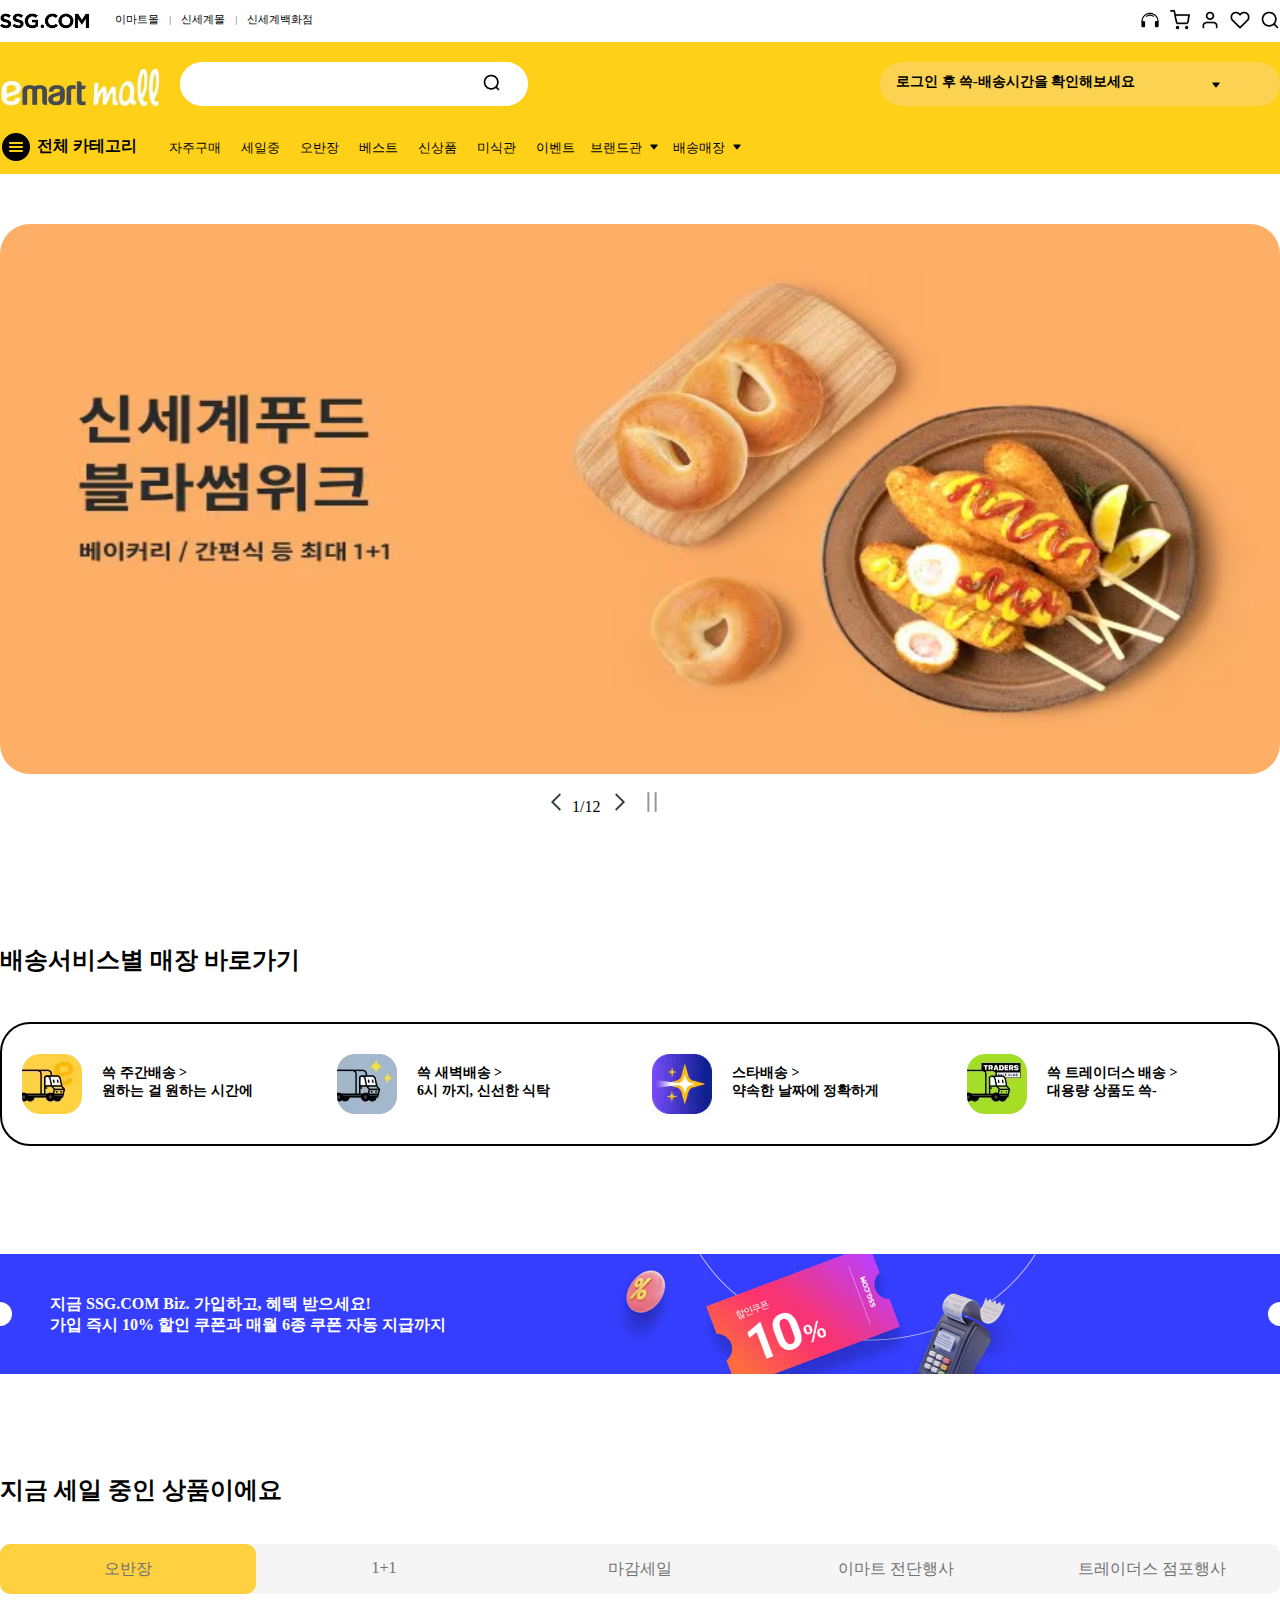
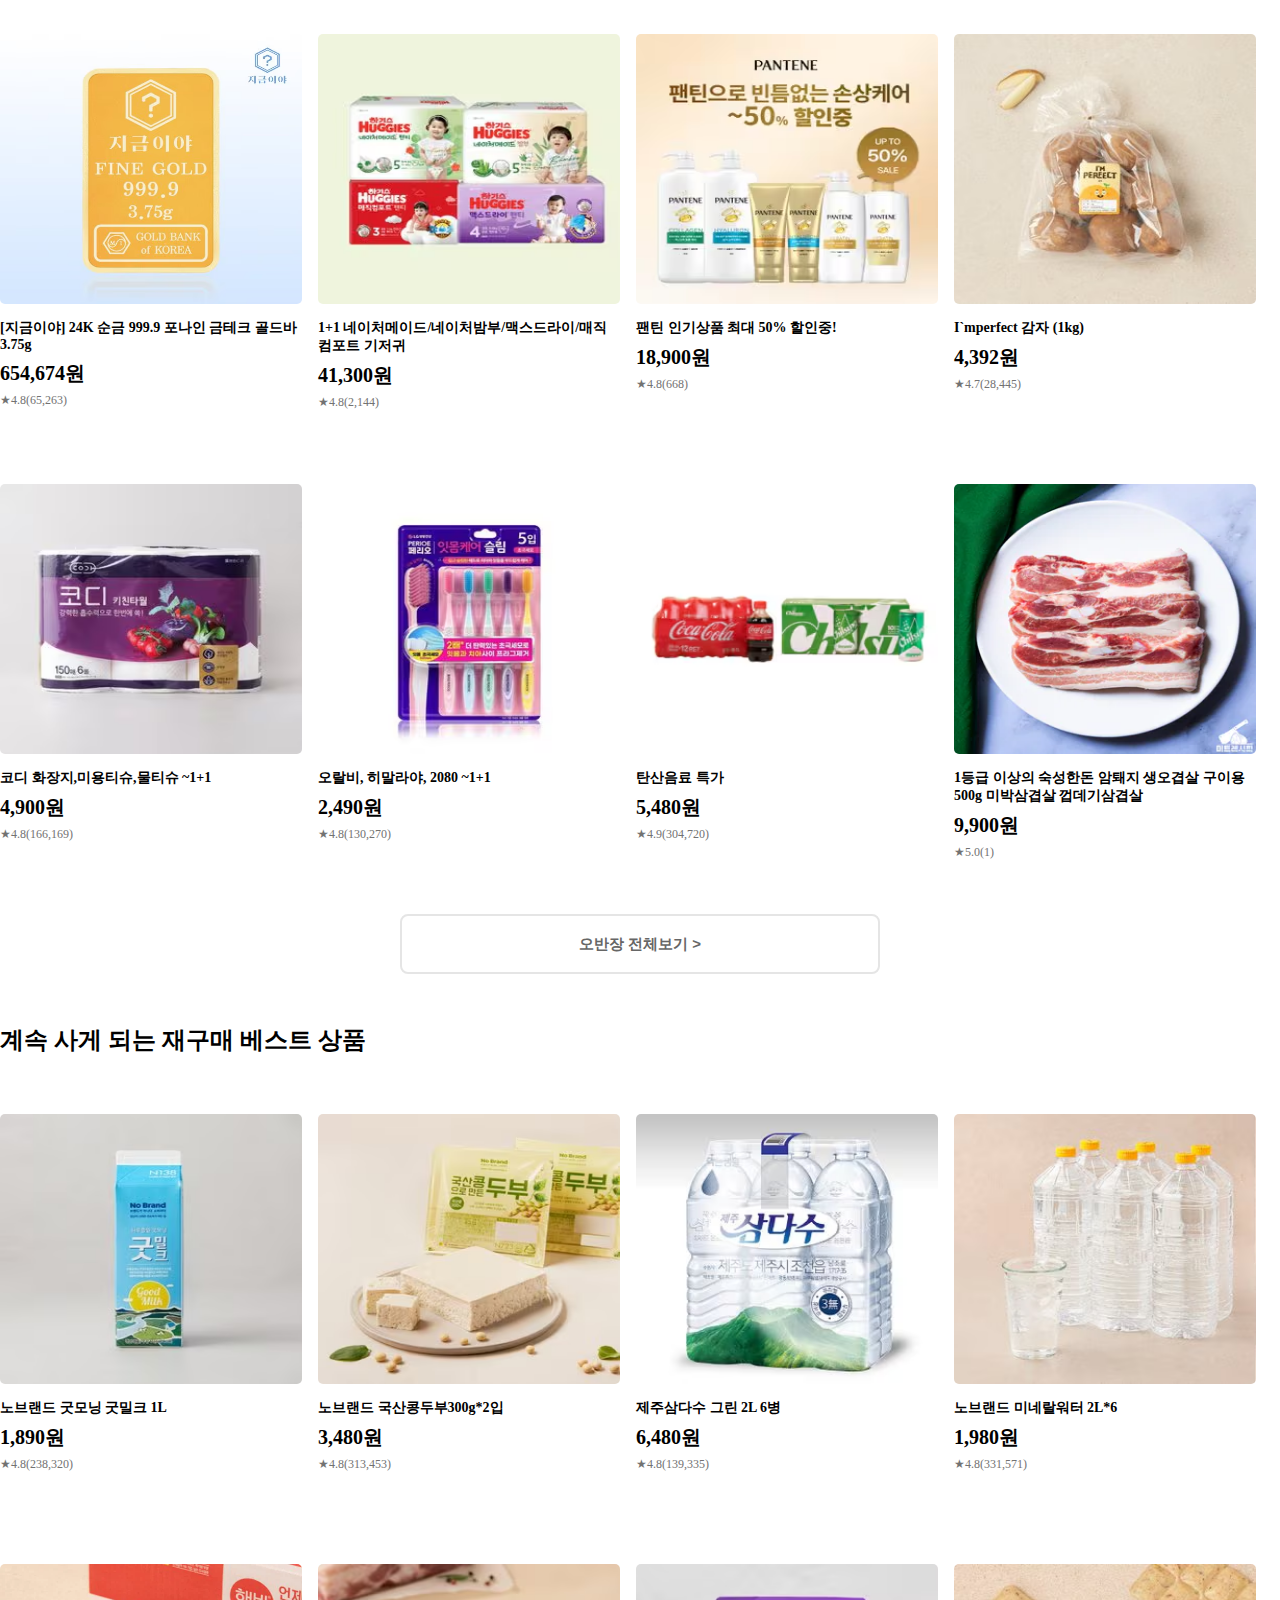
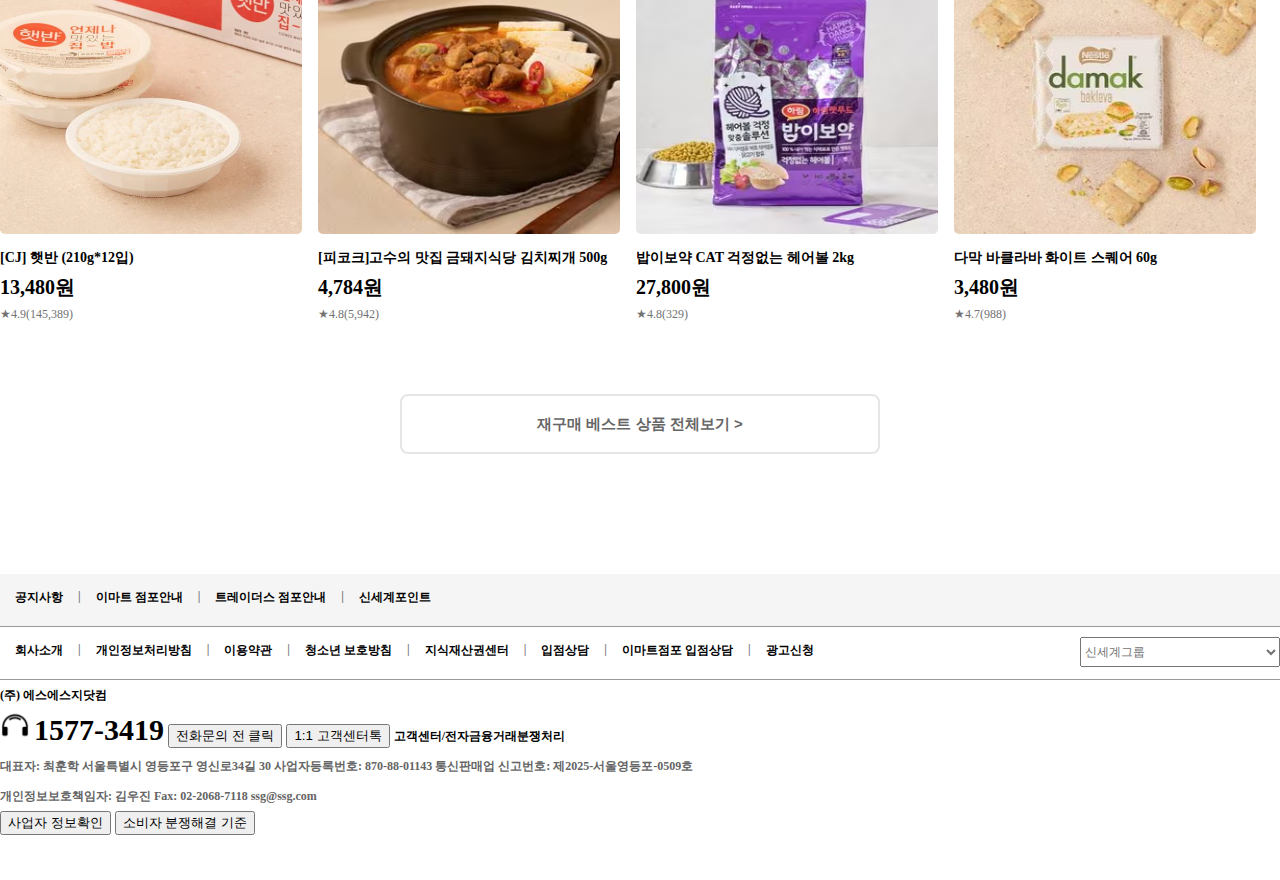
<file: index.html>
<!DOCTYPE html>
<html lang="en">

<head>
  <meta charset="UTF-8" />
  <meta name="viewport" content="width=device-width, initial-scale=1.0" />
  <title>원하는 상품을 원하는 시간에 쓱, 이마트몰</title>
  <link rel="stylesheet" href="css/reset.css">
  <link rel="stylesheet" href="css/common.css">
  <link rel="stylesheet" href="css/main.css">
</head>

<body>
  <header>
    <div id="first_box">
      <a href="index.html">
        <img src="img/ssg_logo.png" alt="ssg_logo">
      </a>
      <ul>
        <li class="addDivider"><a href="sub.html">이마트몰</a></li>
        <li class="addDivider"><a href="sub.html">신세계몰</a></li>
        <li><a href="#">신세계백화점</a></li>
      </ul>
      <div class="iconbox">
        <a href="sub.html"><img class="icon" src="img/search.webp" alt="1" /></a>
        <a href="sub.html"><img class="icon" src="img/heart.webp" alt="2" /></a>
        <a href="sub.html"><img class="icon" src="img/user.webp" alt="3" /></a>
        <a href="sub.html"><img class="icon" src="img/cart.webp" alt="4" /></a>
        <a href="sub.html"><img class="icon" src="img/headphone.webp" alt="5" /></a>
      </div>
    </div>

    <div id="search">
      <div class="search_box">
        <div class="search_logo">
          <img src="img/logo.png" alt="logo" />
        </div>
        <form>
          <fieldset id="search">
            <input type="text" name="search" />
            <button type="submit" class="search_btn">
              <img src="img/search.webp" alt="" />
            </button>
          </fieldset>
        </form>
        <fieldset id="delivery">
          <div>
            <span>로그인 후 쓱-배송시간을 확인해보세요</span>
            <button>
              <img src="img/next.webp" alt="" />
            </button>
          </div>
        </fieldset>
      </div>
    </div>
    <nav>
      <div id="catagory">
        <div class="cata_btn">
          <img src="img/menu.png" alt="" />
          <p><a href="sub.html">전체 카테고리</a></p>
        </div>
        <ul>
          <li><a href="sub.html">자주구매</a></li>
          <li><a href="sub.html">세일중</a></li>
          <li><a href="sub.html">오반장</a></li>
          <li><a href="sub.html">베스트</a></li>
          <li><a href="sub.html">신상품</a></li>
          <li><a href="sub.html">미식관</a></li>
          <li><a href="sub.html">이벤트</a></li>

          <a href="sub.html">
            <div class="brandStore">
              <p>브랜드관</p>
              <img src="img/next.webp" alt="down">
            </div>
          </a>
          <a href="sub.html">
            <div class="deliveryStore">
              <p>배송매장</p>
              <img src="img/next.webp" alt="down">
            </div>
          </a>
        </ul>
      </div>
    </nav>
  </header>

  <div id="slider">
    <a href="sub.html">
      <div class="slider_img_box">
        <img src="img/trans.avif" alt="" />
      </div>
    </a>
    <div class="slider_control">
      <div class="control_box">
        <button class="slider_btn">
          <img src="img/left.webp" alt="" />
        </button>
        <span>1/12</span>
        <button class="slider_btn">
          <img src="img/right.webp" alt="" />
        </button>
        <button class="slider_btn">
          <img src="img/Pause.webp" alt="" />
        </button>
      </div>
    </div>
  </div>
  <section id="delivery_store">
    <div class="title">
      <h2>배송서비스별 매장 바로가기</h2>
    </div>
    <div class="store">
      <div class="delivery_group">
        <div class="delivery_box">
          <a href="sub.html">
            <img src="img/img_ssg1.avif" alt="" />
            <p>쓱 주간배송 ><Br>원하는 걸 원하는 시간에</p>
          </a>
        </div>
        <div class="delivery_box">
          <a href="sub.html">
            <img src="img/img_ssg2.avif" alt="" />
            <p>쓱 새벽배송 ><br>6시 까지, 신선한 식탁</p>
          </a>
        </div>
        <div class="delivery_box">
          <a href="sub.html">
            <img src="img/img_star.webp" alt="" />
            <p>스타배송 ><br>약속한 날짜에 정확하게</p>
          </a>
        </div>
        <div class="delivery_box">
          <a href="sub.html">
            <img src="img/img_traders.avif" alt="" />
            <p>쓱 트레이더스 배송 ><br>대용량 상품도 쓱-</p>
          </a>
        </div>
      </div>
    </div>
  </section>
  <section id="coupon">
    <a href="sub.html">
      <div class="coupon_box">        
        <img src="img/coupon.jpg" alt="" />
        <p>지금 SSG.COM Biz. 가입하고, 혜택 받으세요!<br>가입 즉시 10% 할인 쿠폰과 매월 6종 쿠폰 자동 지급까지</p>
        <div class="coupon_box_out"></div>
      </div>
    </a>
  </section>
  <div id="sale_product">
    <div>
      <div class="title">
        <h2>지금 세일 중인 상품이에요</h2>
      </div>
      <div class="sale_catagory">
        <ul>
          <li class="obanjang"><a href="#">오반장</a></li>
          <li><a href="sub.html">1+1</a></li>
          <li><a href="sub.html">마감세일</a></li>
          <li><a href="sub.html">이마트 전단행사</a></li>
          <li><a href="sub.html">트레이더스 점포행사</a></li>
        </ul>
      </div>
    </div>
    <div>
      <div class="box">
        <div class="img_box">
          <a href="sub.html">
            <img src="img/product-1.avif" alt="p_img_1" /></a>
        </div>
        <span class="disc"><a href="#">[지금이야] 24K 순금 999.9 포나인 금테크 골드바 3.75g</a></span>
        <span class="price">654,674원</span>
        <span class="rating">★4.8(65,263)</span>
      </div>

      <div class="box">
        <div class="img_box">
          <a href="sub.html">
            <img src="img/p_2.avif" alt="p_img_2" /></a>
        </div>
        <span class="disc"><a href="#">1+1 네이처메이드/네이처밤부/맥스드라이/매직컴포트 기저귀</a></span>
        <span class="price">41,300원</span>
        <span class="rating">★4.8(2,144)</span>
      </div>
      <div class="box">
        <div class="img_box">
          <a href="sub.html">
            <img src="img/p_3.avif" alt="p_img_3" /></a>
        </div>
        <span class="disc"><a href="#">팬틴 인기상품 최대 50% 할인중!</a></span>
        <span class="price">18,900원</span>
        <span class="rating">★4.8(668)</span>
      </div>
      <div class="box">
        <div class="img_box">
          <a href="sub.html">
            <img src="img/p_4.avif" alt="p_img_4" /></a>
        </div>
        <span class="disc"><a href="#">I`mperfect 감자 (1kg)</a></span>
        <span class="price">4,392원</span>
        <span class="rating">★4.7(28,445)</span>
      </div>
      <div class="box">
        <div class="img_box">
          <a href="sub.html">
            <img src="img/p_5.avif" alt="p_img_5" /></a>
        </div>
        <span class="disc"><a href="#">코디 화장지,미용티슈,물티슈 ~1+1</a></span>
        <span class="price">4,900원</span>
        <span class="rating">★4.8(166,169)</span>
      </div>
      <div class="box">
        <div class="img_box">
          <a href="sub.html">
            <img src="img/p_6.avif" alt="p_img_6" /></a>
        </div>
        <span class="disc"><a href="#">오랄비, 히말라야, 2080 ~1+1</a></span>
        <span class="price">2,490원</span>
        <span class="rating">★4.8(130,270)</span>
      </div>
      <div class="box">
        <div class="img_box">
          <a href="sub.html">
            <img src="img/p_7.avif" alt="p_img_7" /></a>
        </div>
        <span class="disc"><a href="#">탄산음료 특가</a></span>
        <span class="price">5,480원</span>
        <span class="rating">★4.9(304,720)</span>
      </div>
      <div class="box">
        <div class="img_box">
          <a href="sub.html">
            <img src="img/p_8.webp" alt="p_img_8" /></a>
        </div>
        <span class="disc"><a href="#">1등급 이상의 숙성한돈 암퇘지 생오겹살 구이용 500g 미박삼겹살 껍데기삼겹살</a></span>
        <span class="price">9,900원</span>
        <span class="rating">★5.0(1)</span>
      </div>
    </div>
    <div class="more_btn_box">
      <a href="sub.html">
        <button class="more_btn">오반장 전체보기 ></button>
      </a>
    </div>
  </div>

  <div id="sale_product">
    <div class="title">
      <h2>계속 사게 되는 재구매 베스트 상품</h2>
    </div>
    <div>
      <div class="box">
        <div class="img_box">
          <a href="sub.html">
            <img src="img/p_9.avif" alt="p_img_9" /></a>
        </div>
        <span class="disc"><a href="#">노브랜드 굿모닝 굿밀크 1L</a></span>
        <span class="price">1,890원</span>
        <span class="rating">★4.8(238,320)</span>
      </div>

      <div class="box">
        <div class="img_box">
          <a href="sub.html">
            <img src="img/p_10.avif" alt="p_img_10" /></a>
        </div>
        <span class="disc"><a href="#">노브랜드 국산콩두부300g*2입</a></span>
        <span class="price">3,480원</span>
        <span class="rating">★4.8(313,453)</span>
      </div>
      <div class="box">
        <div class="img_box">
          <a href="sub.html">
            <img src="img/p_11.avif" alt="p_img_11" /></a>
        </div>
        <span class="disc"><a href="#">제주삼다수 그린 2L 6병</a></span>
        <span class="price">6,480원</span>
        <span class="rating">★4.8(139,335)</span>
      </div>
      <div class="box">
        <div class="img_box">
          <a href="sub.html">
            <img src="img/p_12.avif" alt="p_img_12" /></a>
        </div>
        <span class="disc"><a href="#">노브랜드 미네랄워터 2L*6</a></span>
        <span class="price">1,980원</span>
        <span class="rating">★4.8(331,571)</span>
      </div>
      <div class="box">
        <div class="img_box">
          <a href="sub.html">
            <img src="img/p_13.webp" alt="p_img_13" /></a>
        </div>
        <span class="disc"><a href="#">[CJ] 햇반 (210g*12입)</a></span>
        <span class="price">13,480원</span>
        <span class="rating">★4.9(145,389)</span>
      </div>
      <div class="box">
        <div class="img_box">
          <a href="sub.html">
            <img src="img/p_14.avif" alt="p_img_14" /></a>
        </div>
        <span class="disc"><a href="#">[피코크]고수의 맛집 금돼지식당 김치찌개 500g</a></span>
        <span class="price">4,784원</span>
        <span class="rating">★4.8(5,942)</span>
      </div>
      <div class="box">
        <div class="img_box">
          <a href="sub.html">
            <img src="img/p_15.avif" alt="p_img_15" /></a>
        </div>
        <span class="disc"><a href="#">밥이보약 CAT 걱정없는 헤어볼 2kg</a></span>
        <span class="price">27,800원</span>
        <span class="rating">★4.8(329)</span>
      </div>
      <div class="box">
        <div class="img_box">
          <a href="sub.html">
            <img src="img/p_16.avif" alt="p_img_16" /></a>
        </div>
        <span class="disc"><a href="#">다막 바클라바 화이트 스퀘어 60g</a></span>
        <span class="price">3,480원</span>
        <span class="rating">★4.7(988)</span>
      </div>
    </div>
    <div class="more_btn_box">
      <a href="sub.html">
        <button class="more_btn">재구매 베스트 상품 전체보기 ></button>
      </a>
    </div>
  </div>
  <div class="notice_box">
    <div class="notice">
      <ul>
        <li><a href="sub.html">공지사항</a></li>
        <li class="divider">|</li>
        <li><a href="sub.html">이마트 점포안내</a></li>
        <li class="divider">|</li>
        <li><a href="sub.html">트레이더스 점포안내</a></li>
        <li class="divider">|</li>
        <li><a href="sub.html">신세계포인트</a></li>
      </ul>
    </div>
  </div>
<footer>
    <div class="supportBox">
      <div class="support">
        <ul>
          <li><a href="sub.html">회사소개</a></li>
          <li class="divider">|</li>
          <li><a href="sub.html">개인정보처리방침</a></li>
          <li class="divider">|</li>
          <li><a href="sub.html">이용약관</a></li>
          <li class="divider">|</li>
          <li><a href="sub.html">청소년 보호방침</a></li>
          <li class="divider">|</li>
          <li><a href="sub.html">지식재산권센터</a></li>
          <li class="divider">|</li>
          <li><a href="sub.html">입점상담</a></li>
          <li class="divider">|</li>
          <li><a href="sub.html">이마트점포 입점상담</a></li>
          <li class="divider">|</li>
          <li><a href="sub.html">광고신청</a></li>
        </ul>
        <select>
          <option>신세계그룹</option>
          <option>신세계포인트</option>
          <option>신세계백화점</option>
          <option>이마트</option>
          <option>이마트 트레이더스</option>
          <option>이마트 에브리데이</option>
          <option>이마트24</option>
          <option>신세계TV 쇼핑</option>
          <option>프리미엄 아웃렛</option>
          <option>스타필드</option>
        </select>
      </div>
    </div>
  <div class="footer_box">
    <span>(주) 에스에스지닷컴</span>
    <div>
      <img src="img/headphone.webp" alt="">
      <span class="contact">1577-3419</span>
      <button type="submit">전화문의 전 클릭</button>
      <button type="submit">1:1 고객센터톡</button>
      <span>고객센터/전자금융거래분쟁처리</span>
      <p>대표자: 최훈학 서울특별시 영등포구 영신로34길 30 사업자등록번호: 870-88-01143 통신판매업 신고번호: 제2025-서울영등포-0509호</p>
      <p>개인정보보호책임자: 김우진 Fax: 02-2068-7118 ssg@ssg.com</p>
      <button type="submit">사업자 정보확인</button>
      <button type="submit">소비자 분쟁해결 기준</button>
    </div>
  </div>
</footer>
</body>
</html>
</file>
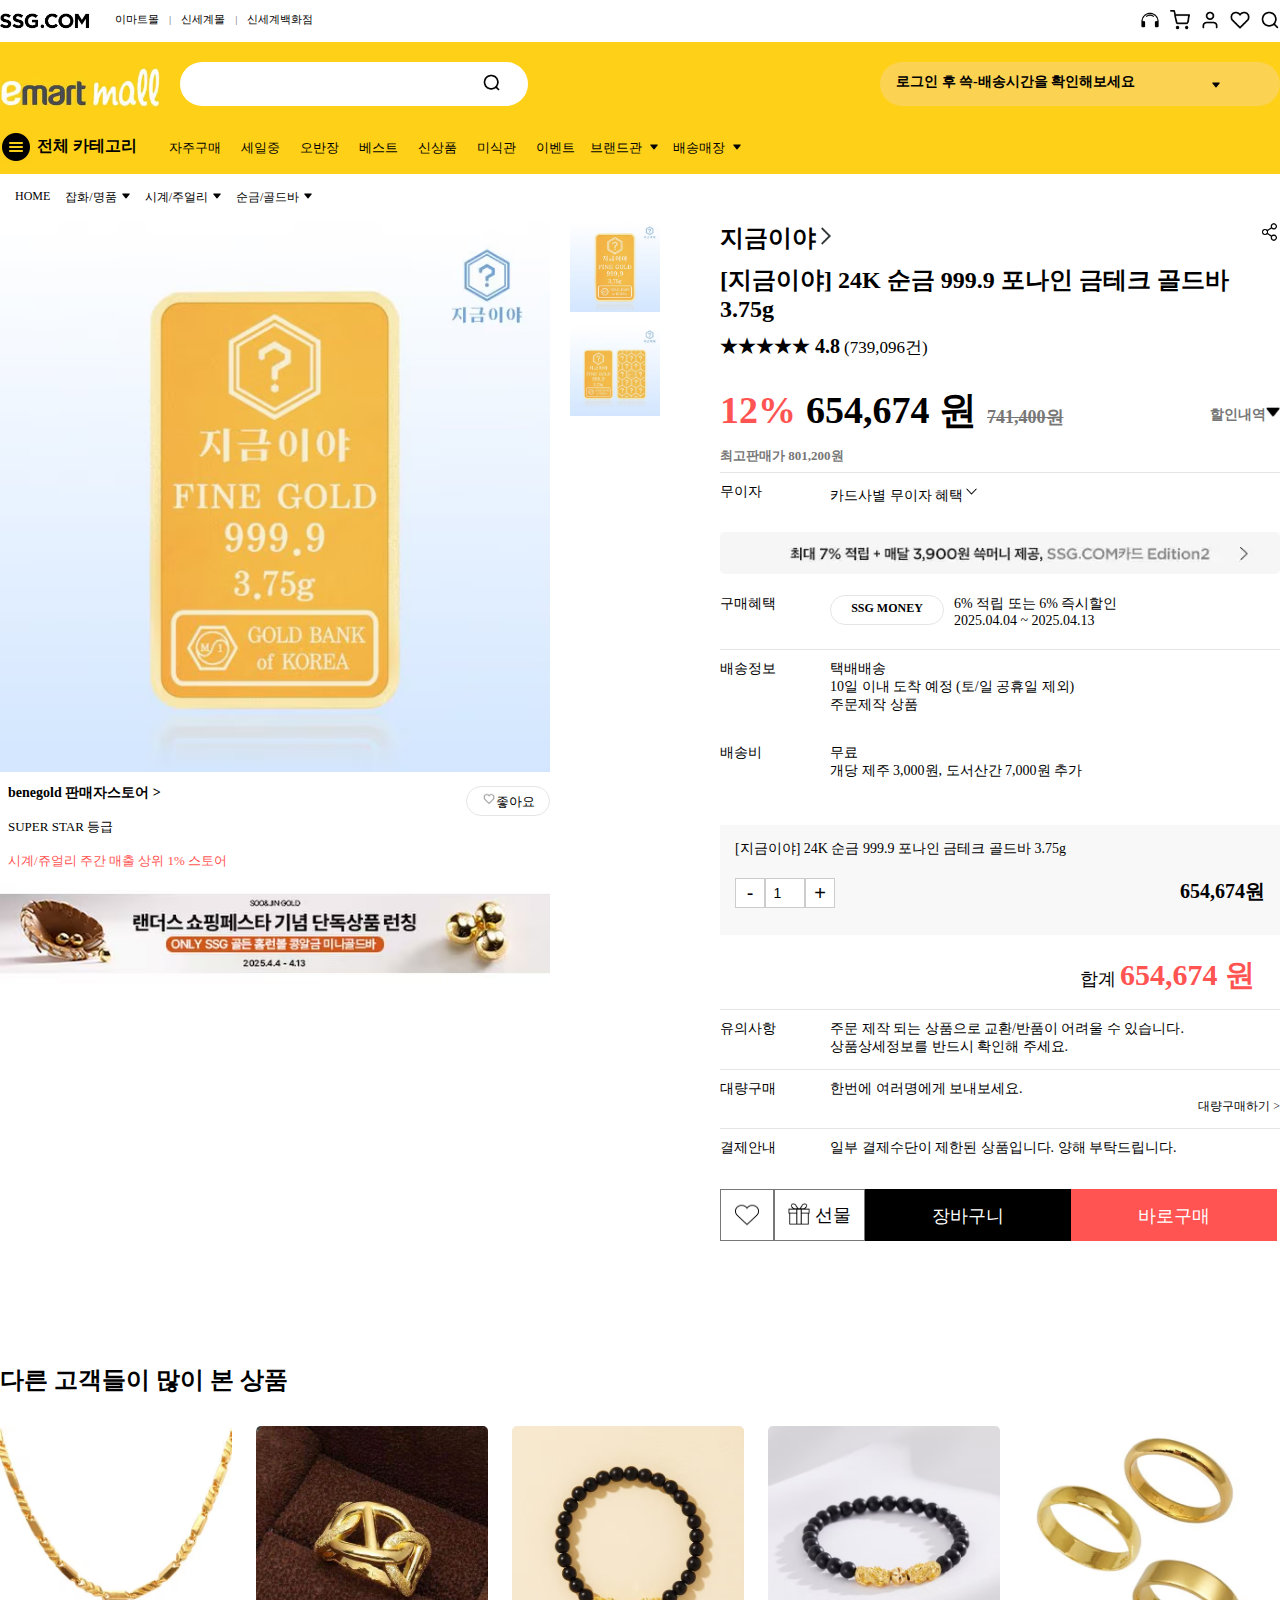
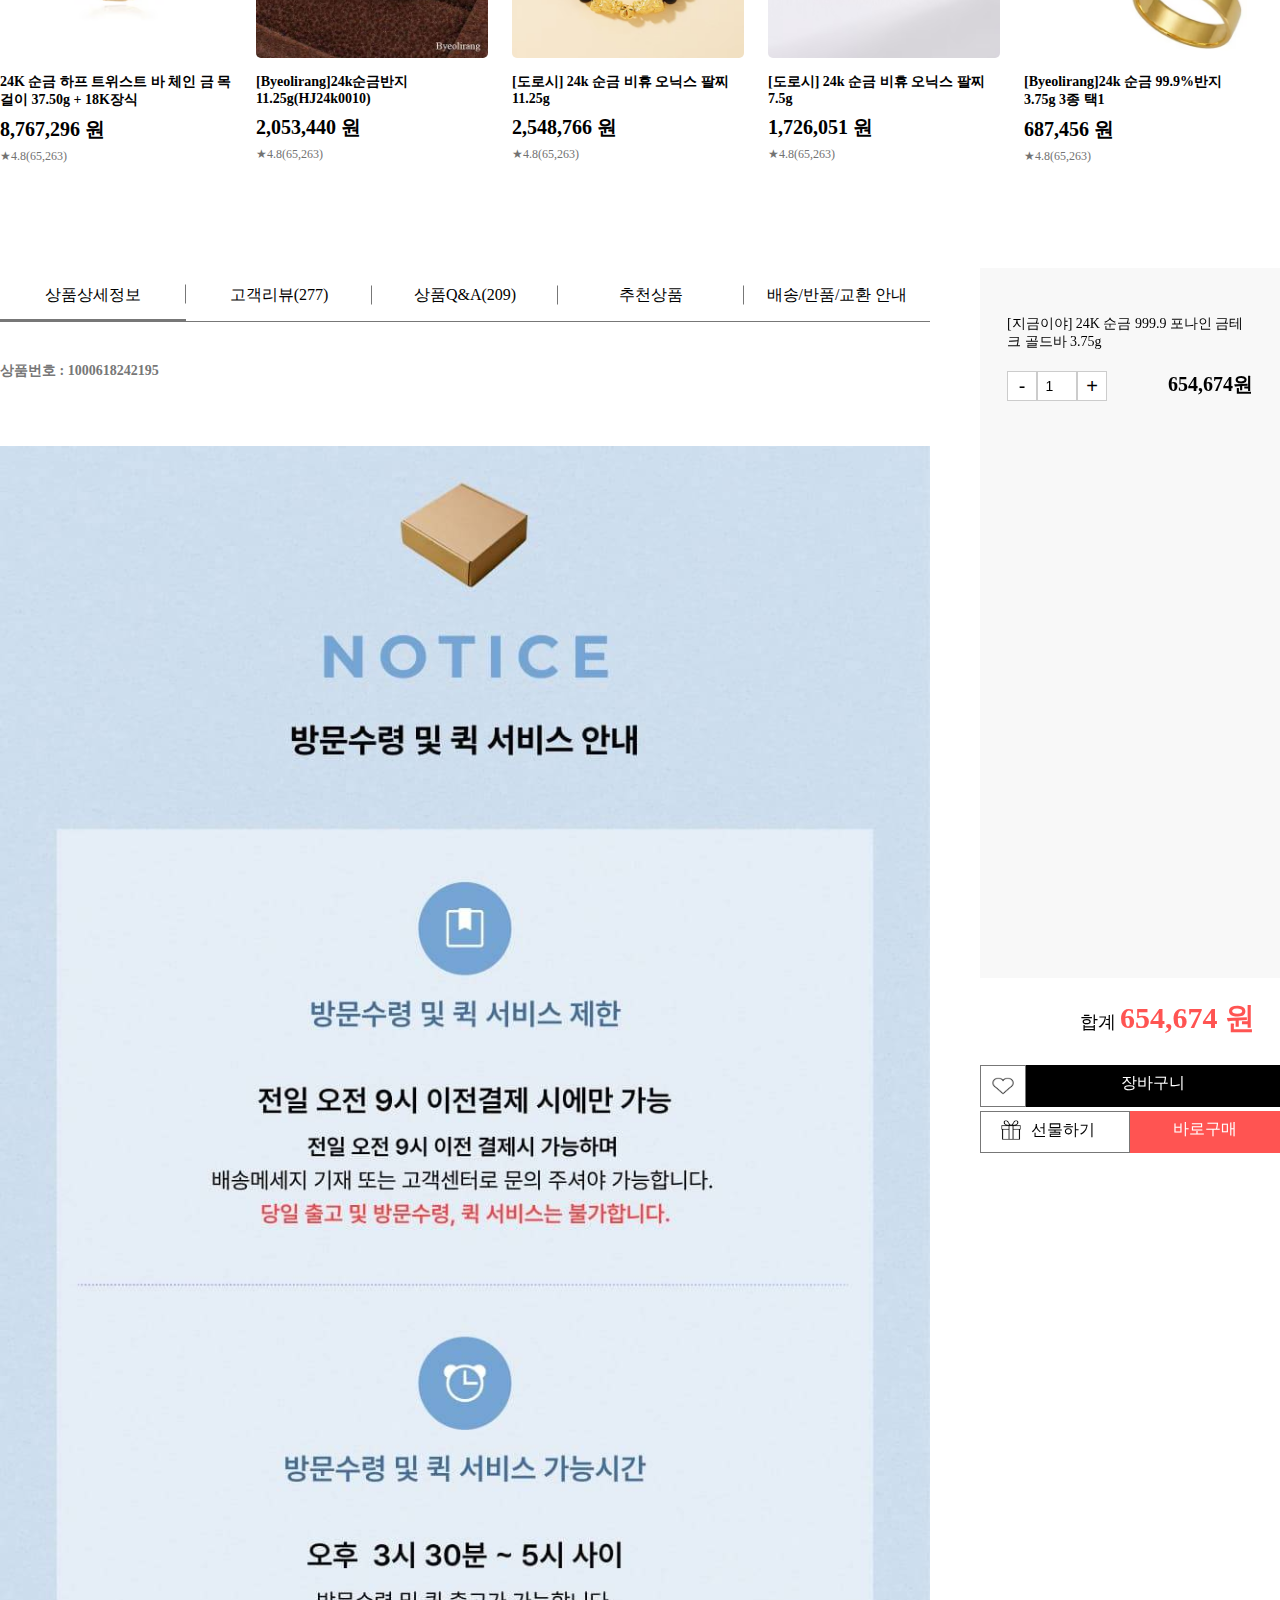
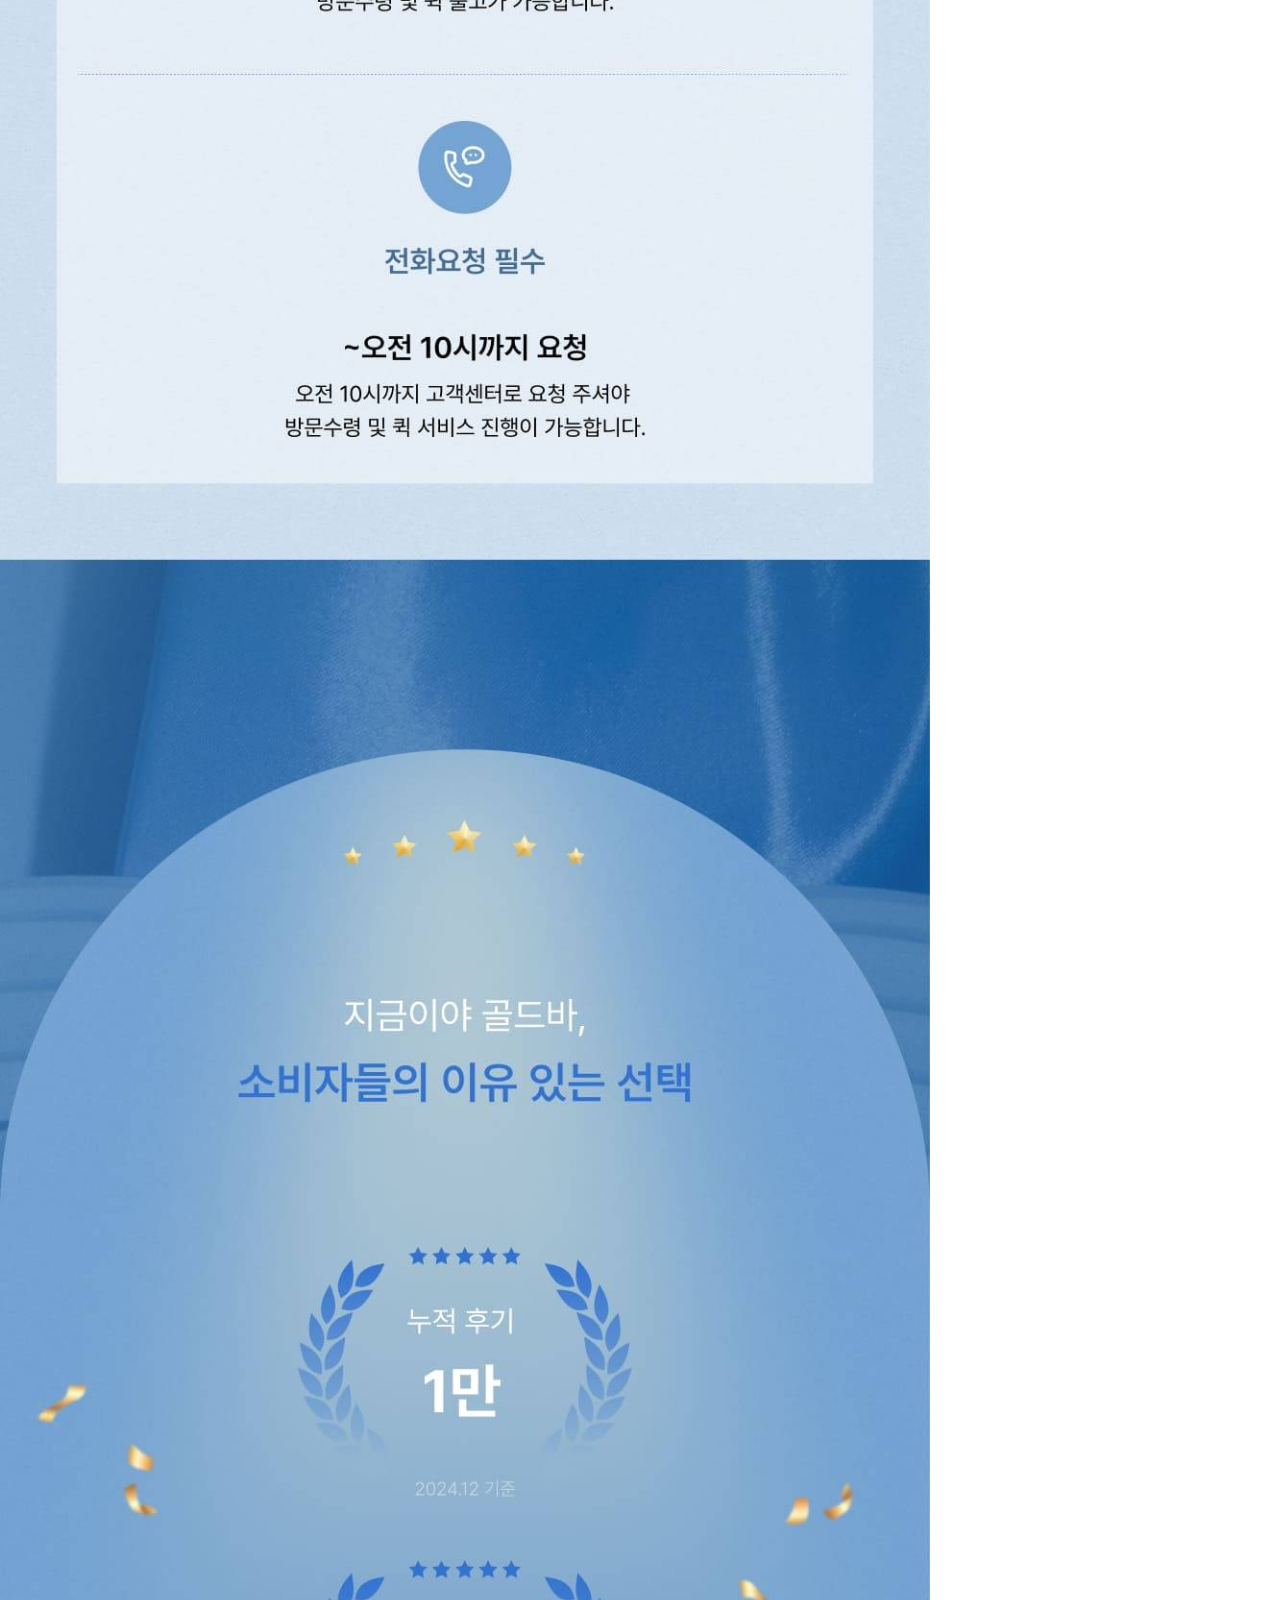
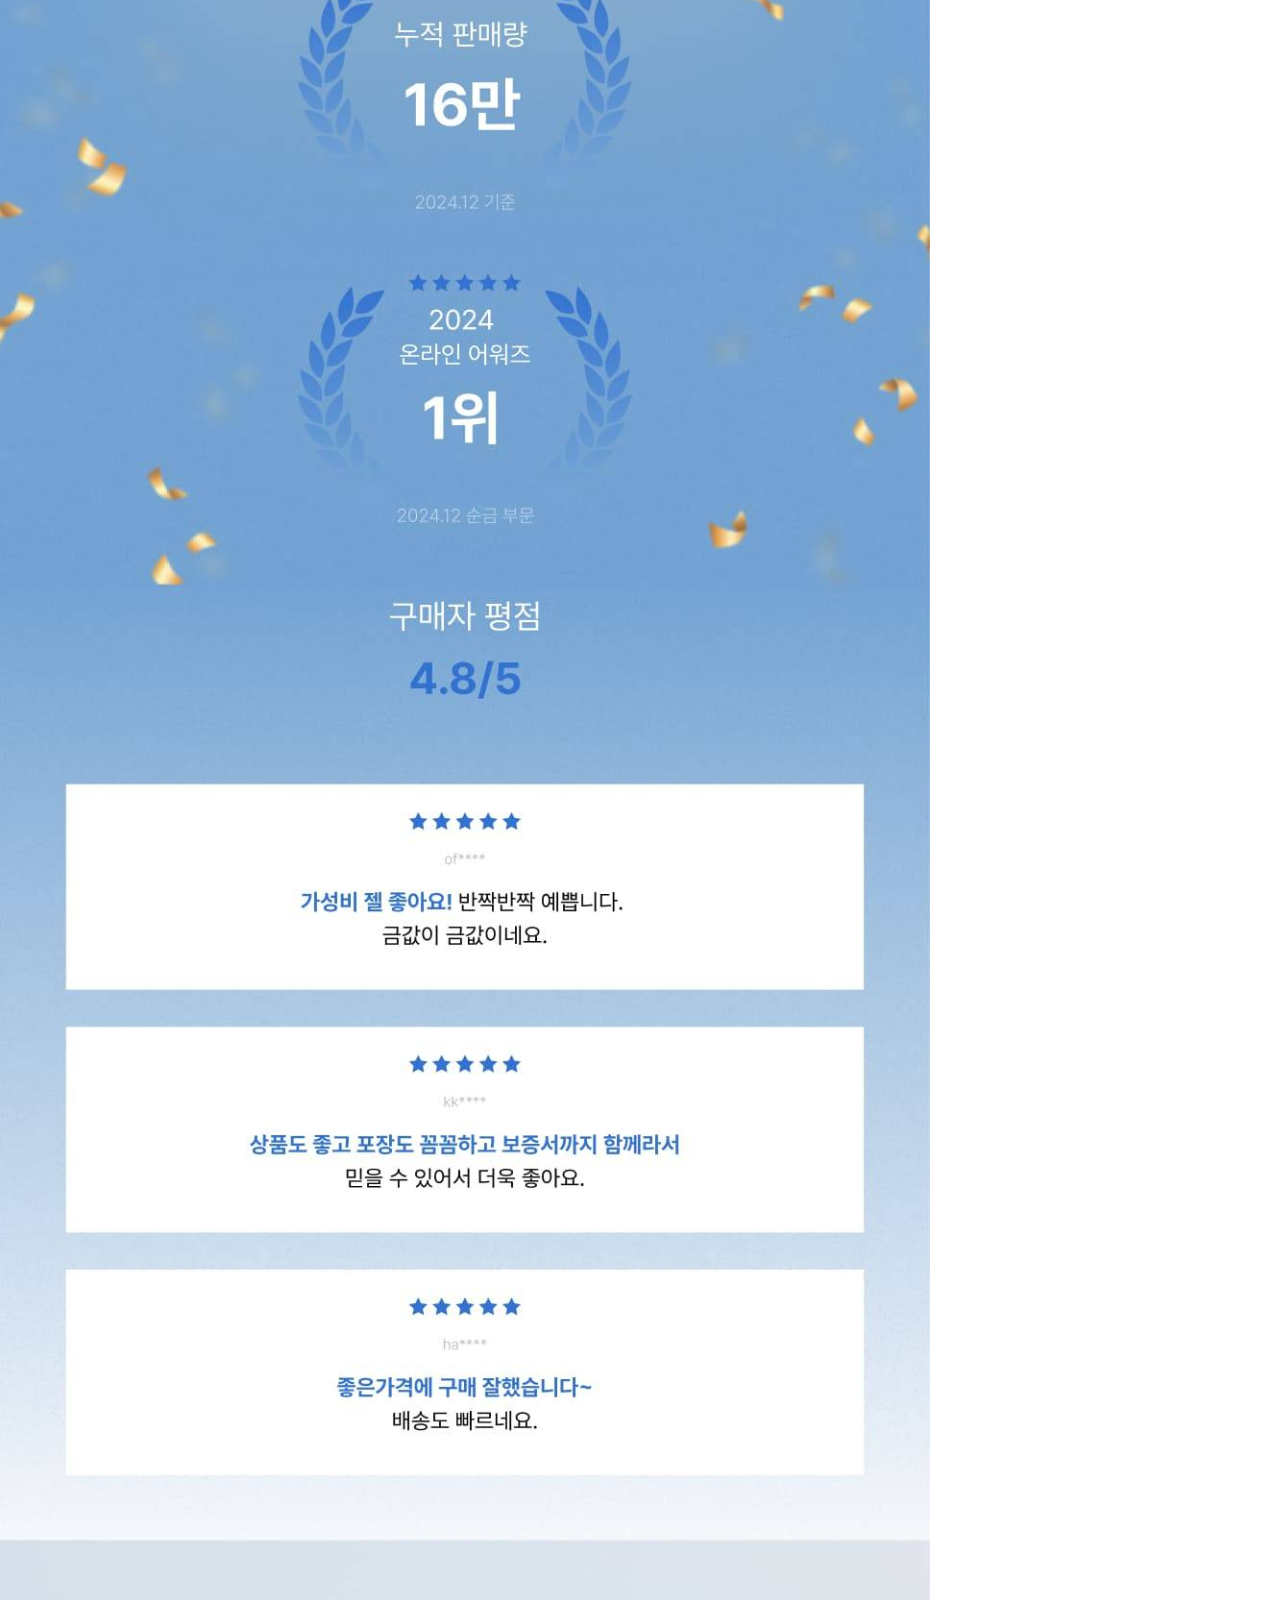
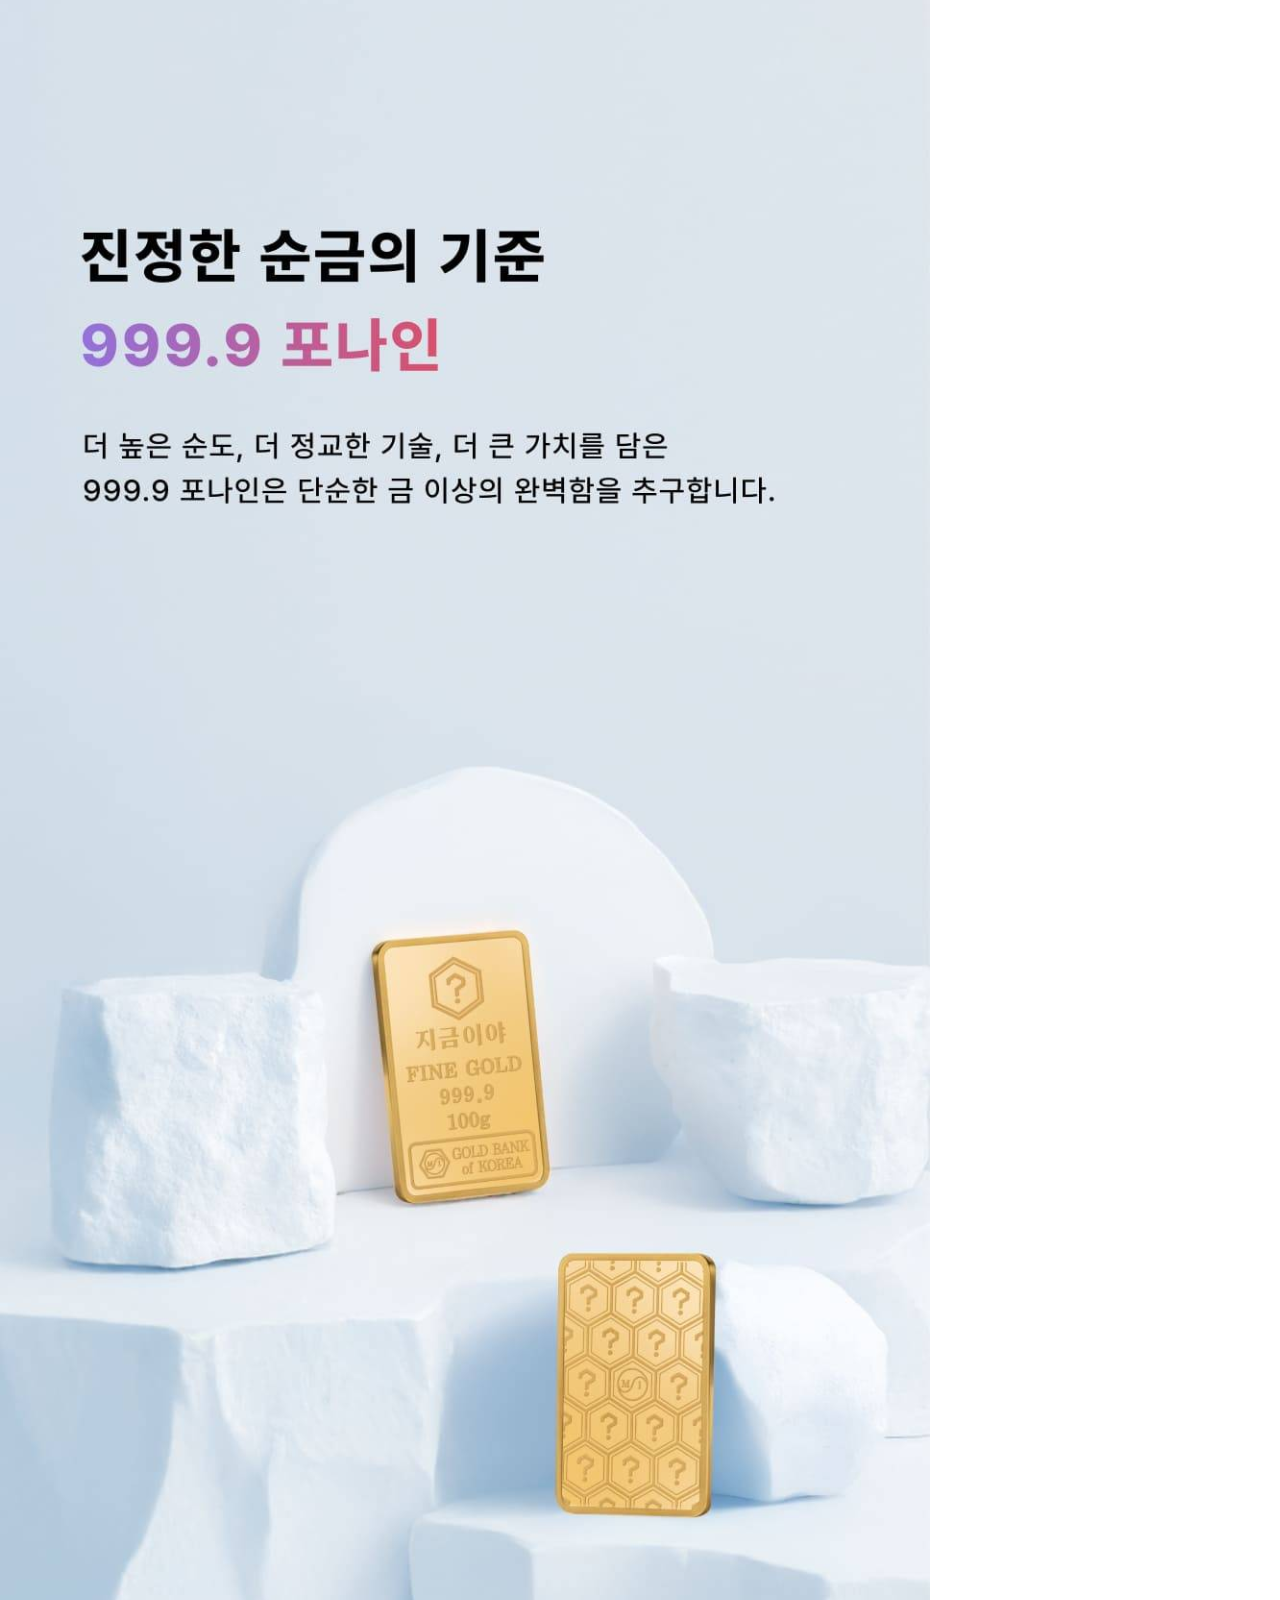
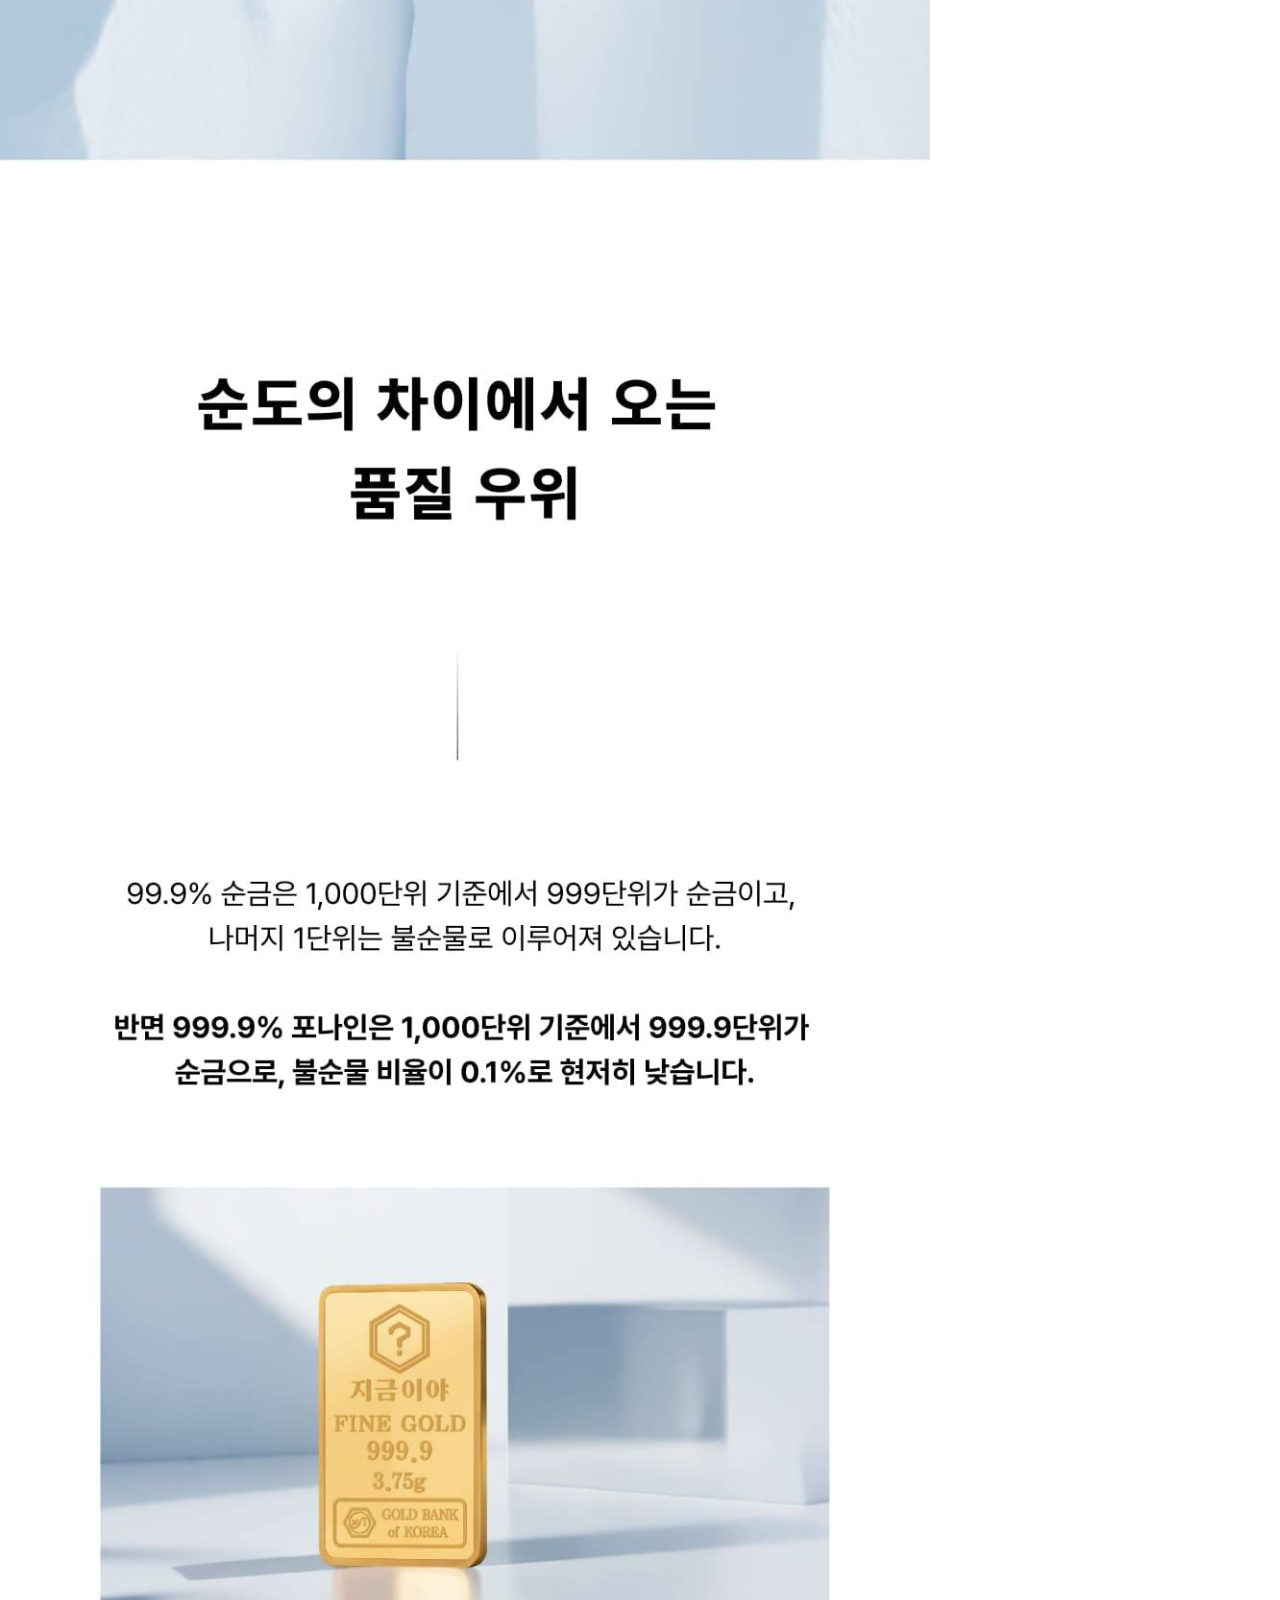
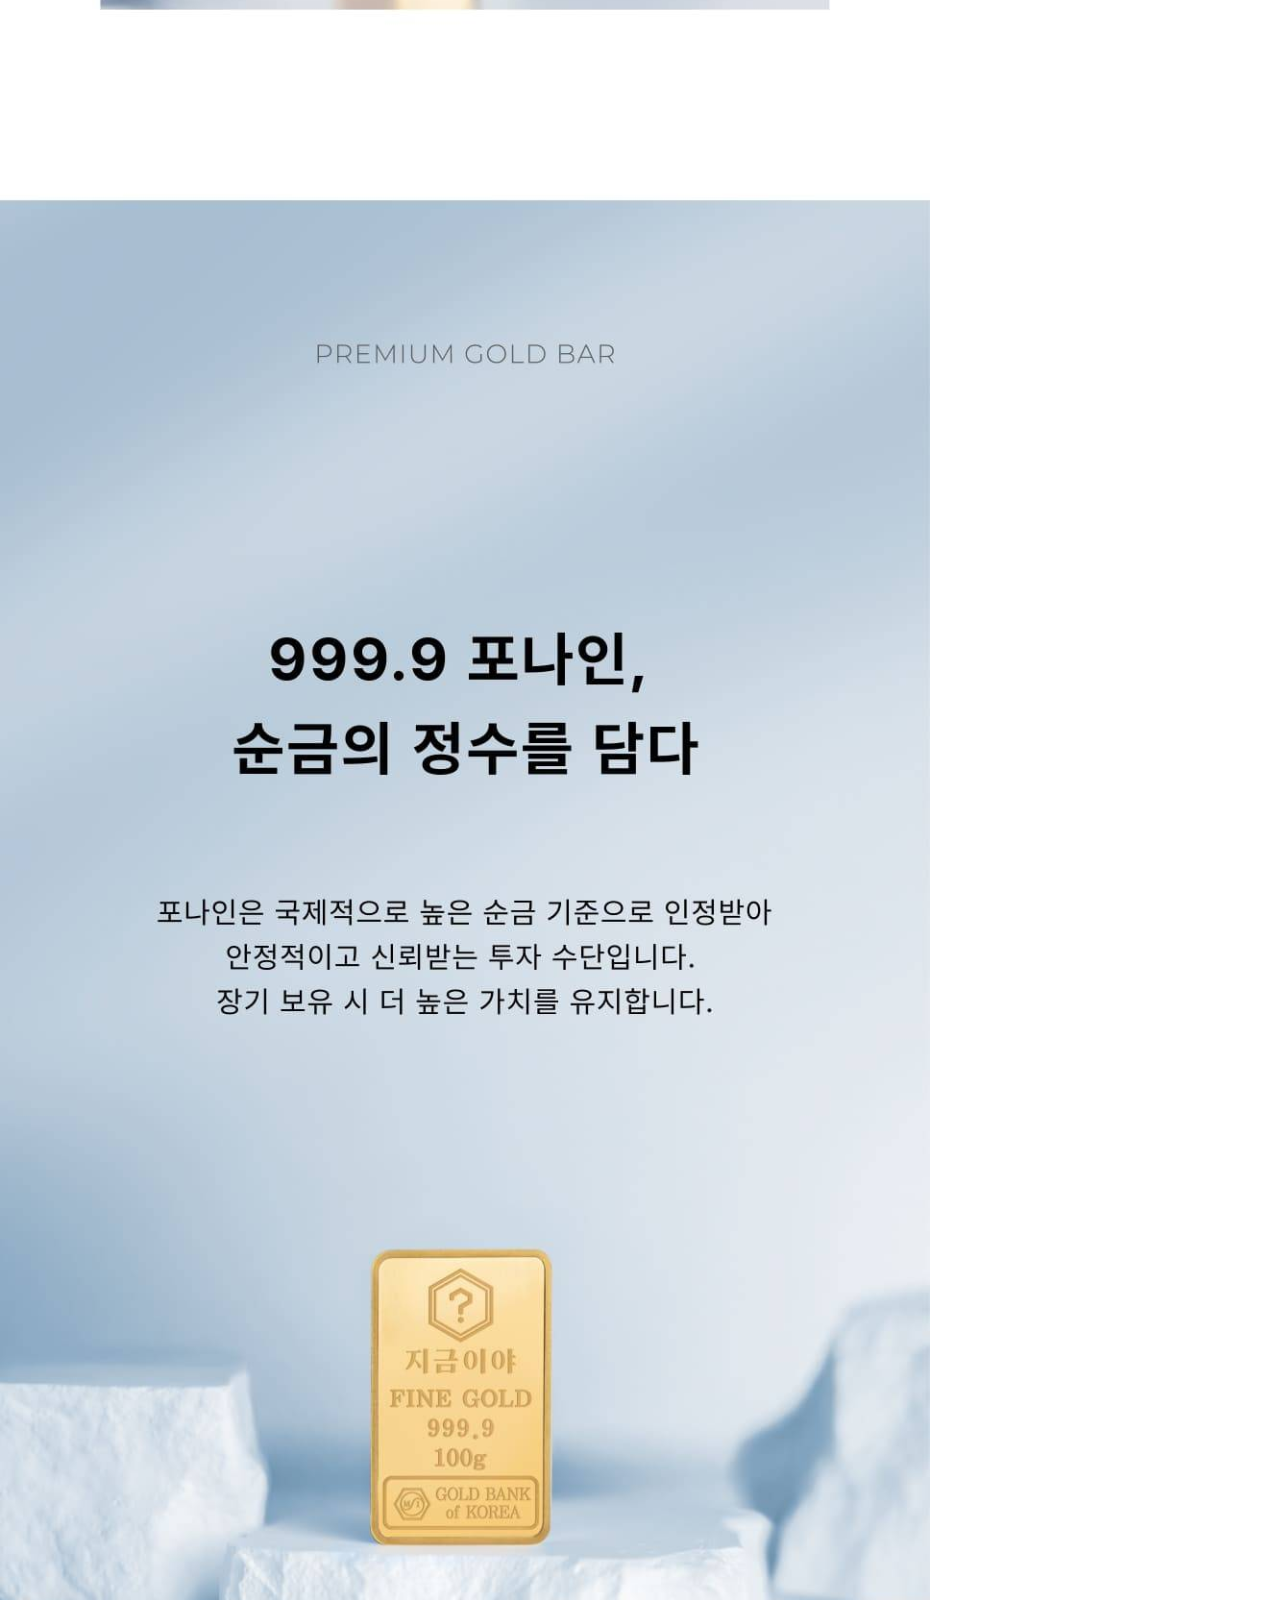
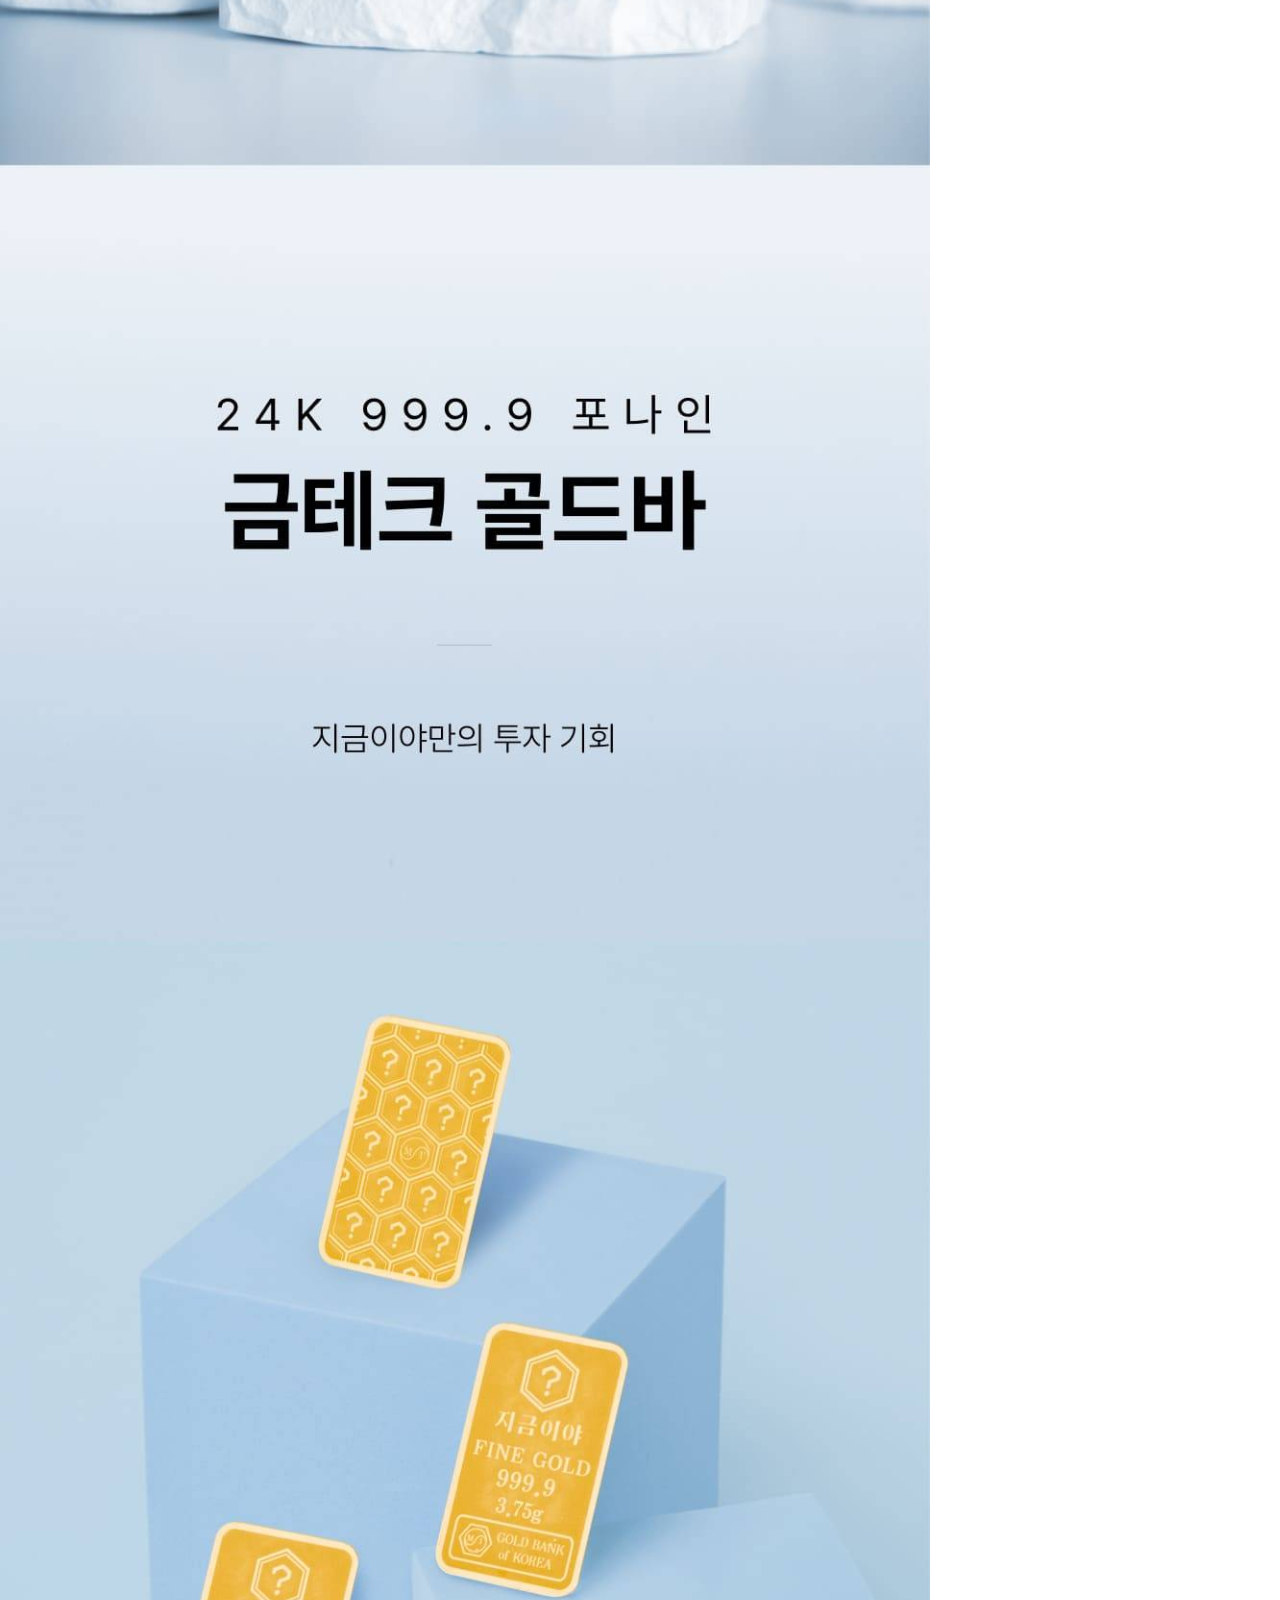
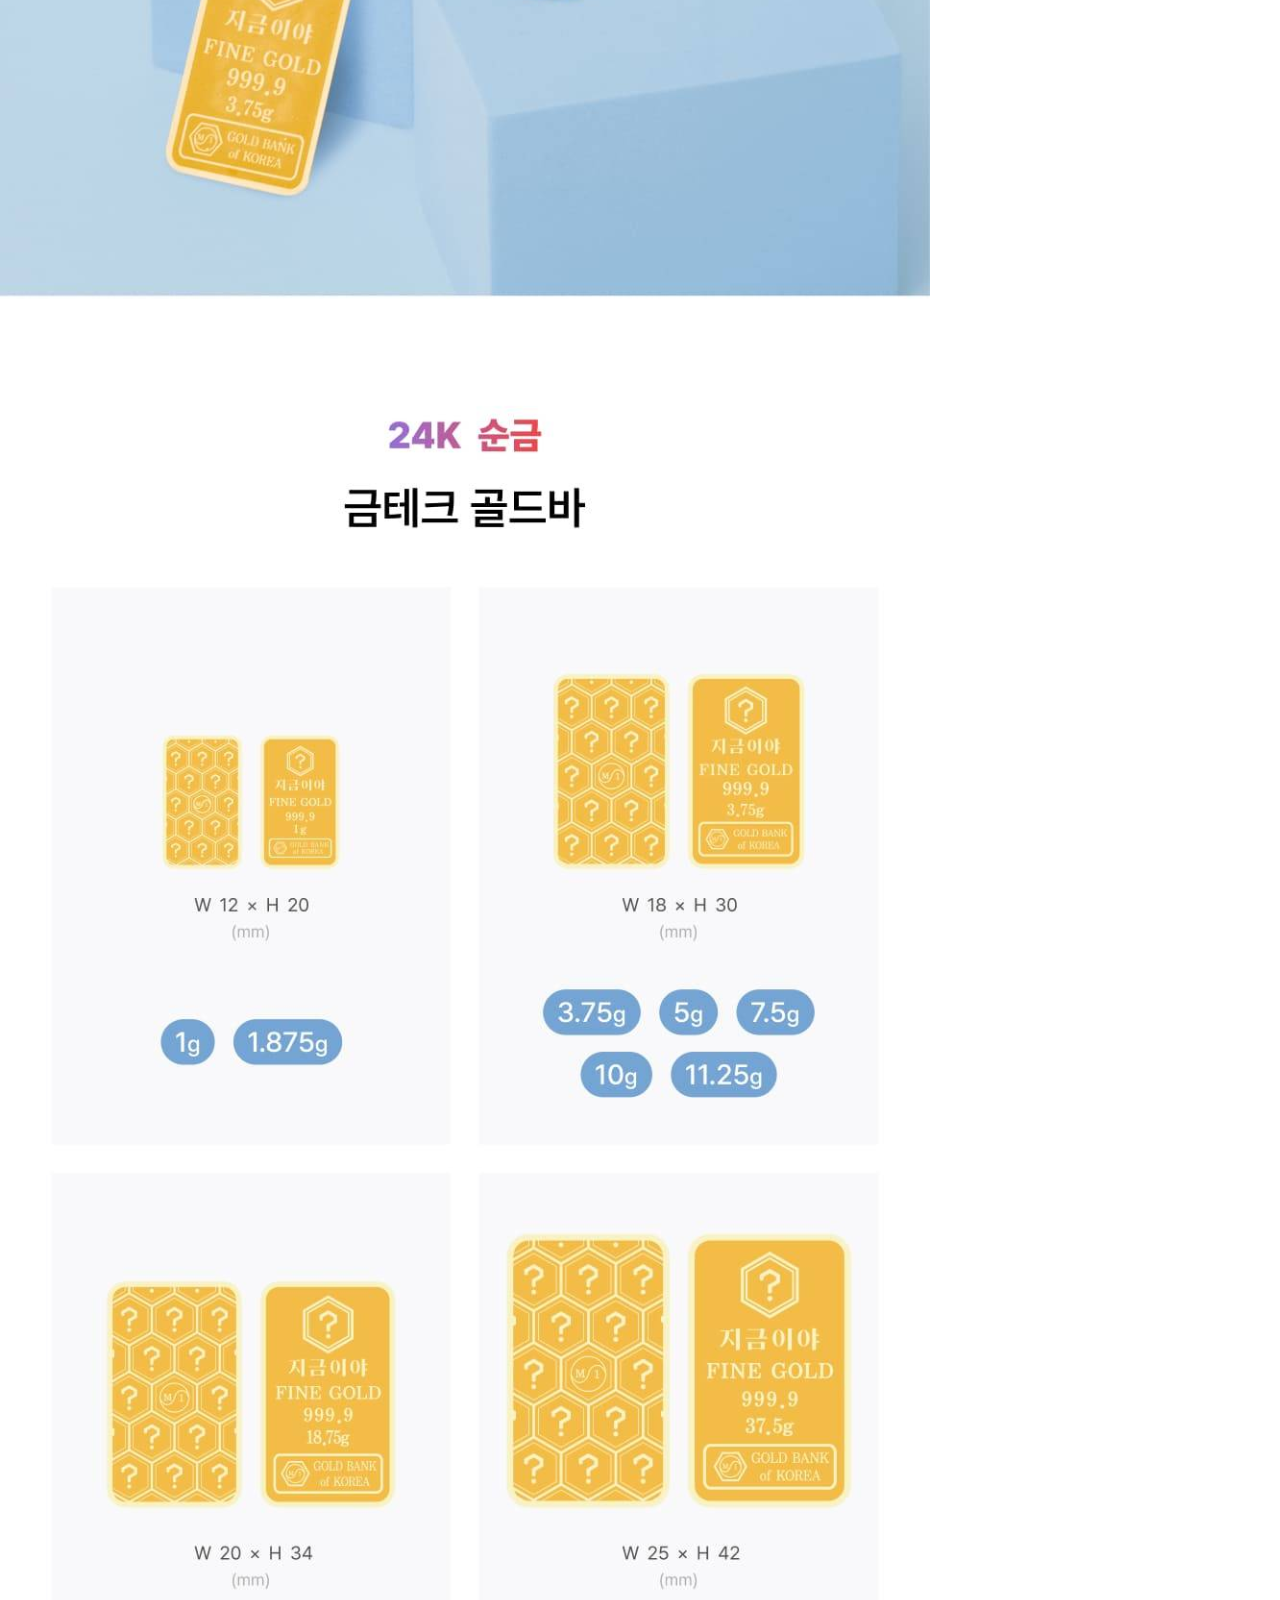
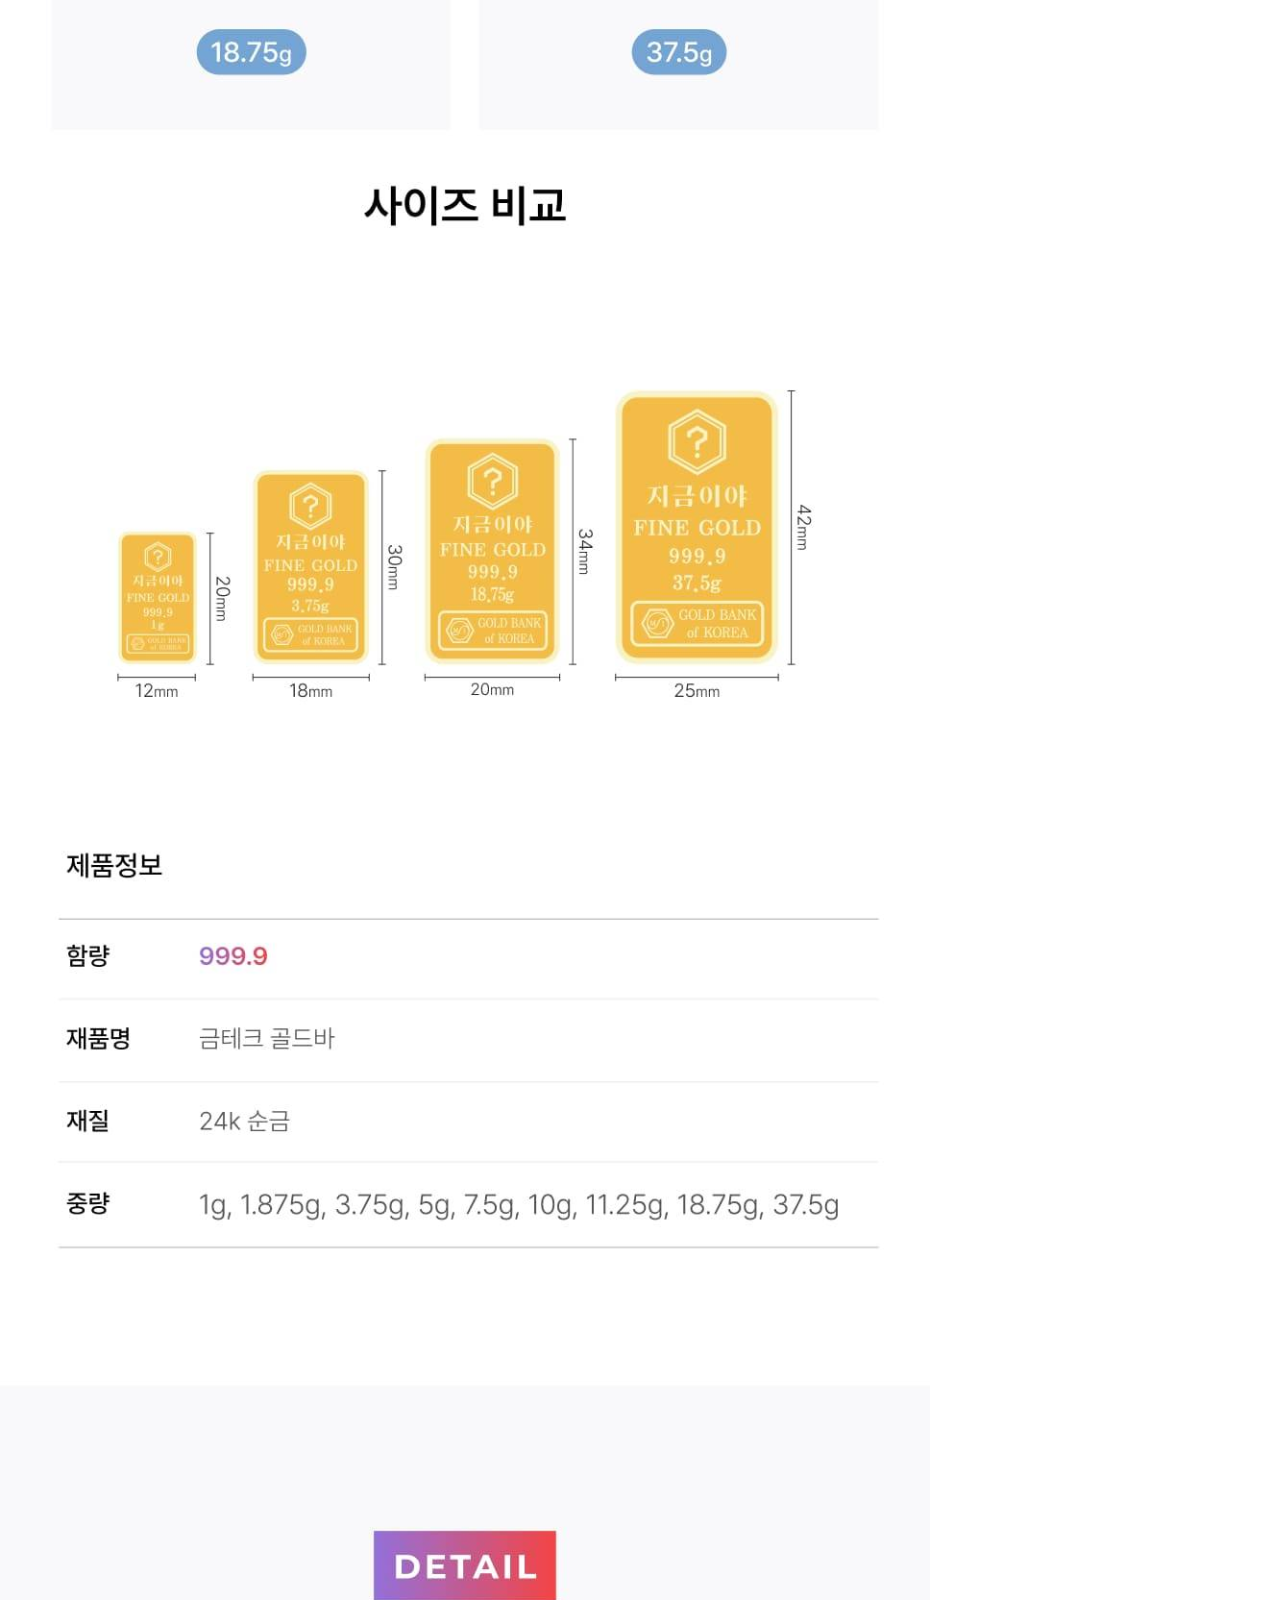
<file: sub.html>
<!DOCTYPE html>
<html lang="en">

<head>
    <meta charset="UTF-8" />
    <meta name="viewport" content="width=device-width, initial-scale=1.0" />
    <title>[지금이야] 24K 순금 999.9 포나인 금테크 골드바 3.75g - 이마트몰</title>
    <link rel="stylesheet" href="css/reset.css">
    <link rel="stylesheet" href="css/common.css">
    <link rel="stylesheet" href="css/sub.css">
</head>

<body>
    <header>
        <div id="first_box">
            <a href="#">
                <img src="img/ssg_logo.png" alt="ssg_logo">
            </a>
            <ul>
                <li class="addDivider"><a href="#">이마트몰</a></li>
                <li class="addDivider"><a href="#">신세계몰</a></li>
                <li><a href="#">신세계백화점</a></li>
            </ul>
            <div class="iconbox">
                <img class="icon" src="img/search.webp" alt="1" />
                <img class="icon" src="img/heart.webp" alt="2" />
                <img class="icon" src="img/user.webp" alt="3" />
                <img class="icon" src="img/cart.webp" alt="4" />
                <img class="icon" src="img/headphone.webp" alt="5" />
            </div>
        </div>

        <div id="search">
            <div class="search_box">
                <div class="search_logo">
                    <img src="img/logo.png" alt="logo" />
                </div>
                <form>
                    <fieldset id="search">
                        <input type="text" name="search" />
                        <button type="submit" class="search_btn">
                            <img src="img/search.webp" alt="" />
                        </button>
                    </fieldset>
                </form>
                <fieldset id="delivery">
                    <div>
                        <span>로그인 후 쓱-배송시간을 확인해보세요</span>
                        <button>
                            <img src="img/next.webp" alt="" />
                        </button>
                    </div>
                </fieldset>
            </div>
        </div>
        <nav>
            <div id="catagory">
                <div class="cata_btn">
                    <img src="img/menu.png" alt="" />
                    <p><a href="#">전체 카테고리</a></p>
                </div>
                <ul>
                    <li><a href="#">자주구매</a></li>
                    <li><a href="#">세일중</a></li>
                    <li><a href="#">오반장</a></li>
                    <li><a href="#">베스트</a></li>
                    <li><a href="#">신상품</a></li>
                    <li><a href="#">미식관</a></li>
                    <li><a href="#">이벤트</a></li>

                    <a href="#">
                        <div class="brandStore">
                            <p>브랜드관</p>
                            <img src="img/next.webp" alt="down">
                        </div>
                    </a>
                    <a href="#">
                        <div class="deliveryStore">
                            <p>배송매장</p>
                            <img src="img/next.webp" alt="down">
                        </div>
                    </a>
                </ul>
            </div>
        </nav>
    </header>

    <!-- sub-main -->
    <div id="sub">
        <div id="subMenu">
            <ul>
                <li><a href="#">HOME</a></li>
                <li>
                    <a href="#">
                        <div class="dep1">
                            <p>잡화/명품</p>
                            <img src="img/next.webp" alt="down">
                        </div>
                    </a>
                </li>
                <li>
                    <a href="#">
                        <div class="dep2">
                            <p>시계/주얼리</p>
                            <img src="img/next.webp" alt="down">
                        </div>
                    </a>
                </li>
                <li>
                    <a href="#">
                        <div class="dep3">
                            <p>순금/골드바</p>
                            <img src="img/next.webp" alt="down">
                        </div>
                    </a>
                </li>
            </ul>
        </div>
        <div id="contents">
            <div id="buyInfo">
                <div class="main_img_box">
                    <div id="product">
                        <img class="mainImg" src="img/product-1.avif" alt="gold_1">
                        <div class="subImgBox">
                            <img class="subImg" src="img/product-1.avif" alt="gold_2">
                            <img class="subImg" src="img/product-2.avif" alt="gold_3">
                        </div>
                        <div class="brandStore_box">
                            <div class="info_box">
                                <p class="brand_name">benegold 판매자스토어 ></p>
                                <p class="store_badge">SUPER STAR 등급</p>
                                <p class="store_disc">시계/쥬얼리 주간 매출 상위 1% 스토어</p>
                            </div>
                            <button><img src="img/heart-1.webp" alt="heart">좋아요</button>
                        </div>
                        <img class="ad_banner" src="img/ad_banner.avif" alt="ad_banner"></img>
                    </div>
                </div>
                <div id="context">
                    <!-- <div class="line1">
                        <div>
                            <span class="obanjang">오반장</span>
                        </div>
                        <div>
                            <span class="buyCnt">4200개 구매중
                                <img src="img/info.webp" alt="info">
                            </span>
                        </div>
                    </div> -->
                    <h2 class="h2">
                        <div class="store">
                            <span>지금이야<img class="arrow_ilnk" src="img/right.webp" alt="right"></span>
                            <p>[지금이야] 24K 순금 999.9 포나인 금테크 골드바 3.75g</p>
                        </div>
                        <img class="share_ilnk" src="img/share.webp" alt="share">
                    </h2>
                    <div class="line4">
                        <span class="rating">★★★★★ 4.8</span>
                        <span class="text">(739,096건)</span>
                    </div>
                    <!-- <div class="line5">
                        <span>원산지 : 상세설명 참조</span>
                    </div> -->
                    <div class="price">
                        <span class="curruntPrice">654,674 원</span>
                        <span class="saleInfo">할인내역<img src="img/next.webp" alt=""></span>
                        <span class="highPrice">최고판매가 801,200원</span>
                    </div>
                    <div class="purchase_info">
                        <ul class="card_benefit">
                            <p class="info_title">무이자</p>
                            <li>카드사별 무이자 혜택<img class="arrowDown" src="img/arrow-down.webp" alt="down"></li>                        
                        </ul>
                        <div class="point">
                            <img src="img/point.webp" alt="point">
                        </div>
                        <ul class="purchase_benefit">
                            <p class="info_title">구매혜택</p>
                            <span class="ssg_money">SSG MONEY</span>
                            <li>6% 적립 또는 6% 즉시할인</li>
                            <li>2025.04.04 ~ 2025.04.13</li>
                        </ul>
                        <ul class="delivery_info">
                            <p class="info_title">배송정보</p>                            
                            <li>택배배송</li>
                            <li>10일 이내 도착 예정 (토/일 공휴일 제외)</li>
                            <li>주문제작 상품</li>
                        </ul>
                        <ul class="delivery_price">
                            <p class="info_title">배송비</p>                            
                            <li>무료</li>
                            <li>개당 제주 3,000원, 도서산간 7,000원 추가</li>
                        </ul>
                    </div>
                    <!-- <div class="pSelect">
                        <img class="product" src="img/product-1.avif" alt="product">
                        <span>구매하실 상품을 선택하세요</span>
                        <img class="arrowDown" src="img/arrow-down.webp" alt="down">
                    </div> -->
                    <div class="orderSectionBox">
                        <p>[지금이야] 24K 순금 999.9 포나인 금테크 골드바 3.75g</p>
                        <div class="orderSection">
                            <div class="orderCounter">
                                <button class="cntBox" type="button">-</button>
                                <input type="number" name="orderCnt" value="1" min="1">
                                <button class="cntBox" type="button">+</button>
                            </div>
                            <span class="orderPrice">654,674원</span>
                        </div>
                    </div>
                    <div class="buyPriceBox">
                        <div class="buyPrice">
                            <span class="total">합계</span>
                            <span class="won">654,674 원</span>
                        </div>                        
                    </div>
                    <div class="notice">
                        <ul class="caution">
                            <p class="info_title">유의사항</p>
                            <li>주문 제작 되는 상품으로 교환/반품이 어려울 수 있습니다.</li>
                            <li>상품상세정보를 반드시 확인해 주세요.</li>
                        </ul>
                        <ul class="bulk_purchase">
                            <p class="info_title">대량구매</p>
                            <li>한번에 여러명에게 보내보세요.</li>
                            <li class="click">대량구매하기 ></li>
                        </ul>
                        <ul class="payment_info">
                            <p class="info_title">결제안내</p>
                            <li>일부 결제수단이 제한된 상품입니다. 양해 부탁드립니다.</li>
                        </ul>
                    </div>
                    <ul class="btns">
                        <li class="heart">
                            <img src="img/heart-1.webp" alt="heart">
                        </li>
                        <li class="gift">
                            <img src="img/gift.webp" alt="gift">
                            <span>선물</span>
                        </li>
                        <li class="cart">
                            <span>장바구니</span>
                        </li>
                        <li class="buyNow">
                            <span>바로구매</span>
                        </li>
                    </ul>
                </div>
            </div>
            <div id="adProduct">
                <div class="title">
                    <h2>다른 고객들이 많이 본 상품</h2>
                </div>
                <div class="box">
                    <div class="img_box">
                        <a href="#">
                            <img src="img/adproduct-1.avif" alt="product_img" /></a>
                    </div>
                    <p class="disc"><a href="#">24K 순금 하프 트위스트 바 체인 금 목걸이 37.50g + 18K장식</a></p>
                    <p class="price">8,767,296 원</p>
                    <p class="rating">★4.8(65,263)</p>
                </div>
                <div class="box">
                    <div class="img_box">
                        <a href="#">
                            <img src="img/adproduct-2.avif" alt="product_img" /></a>
                    </div>
                    <p class="disc"><a href="#">[Byeolirang]24k순금반지 11.25g(HJ24k0010)</a></p>
                    <p class="price">2,053,440 원</p>
                    <p class="rating">★4.8(65,263)</p>
                </div>
                <div class="box">
                    <div class="img_box">
                        <a href="#">
                            <img src="img/adproduct-3.avif" alt="product_img" /></a>
                    </div>
                    <p class="disc"><a href="#">[도로시] 24k 순금 비휴 오닉스 팔찌 11.25g</a></p>
                    <p class="price">2,548,766 원</p>
                    <p class="rating">★4.8(65,263)</p>
                </div>
                <div class="box">
                    <div class="img_box">
                        <a href="#">
                            <img src="img/adproduct-4.avif" alt="product_img" /></a>
                    </div>
                    <p class="disc"><a href="#">[도로시] 24k 순금 비휴 오닉스 팔찌 7.5g</a></p>
                    <p class="price">1,726,051 원</p>
                    <p class="rating">★4.8(65,263)</p>
                </div>
                <div class="box">
                    <div class="img_box">
                        <a href="#">
                            <img src="img/adproduct-5.avif" alt="product_img" /></a>
                    </div>
                    <p class="disc"><a href="#">[Byeolirang]24k 순금 99.9%반지 3.75g 3종 택1</a></p>
                    <p class="price">687,456 원</p>
                    <p class="rating">★4.8(65,263)</p>
                </div>
            </div>
            <div id="productInfo">
                <div id="leftBox">
                    <div class="tabBar">
                        <ul class="tab">
                            <li class="menuItem itemFirst">상품상세정보</li>
                            <li class="menuItem">고객리뷰(277)</li>
                            <li class="menuItem">상품Q&A(209)</li>
                            <li class="menuItem">추천상품</li>
                            <li class="menuItem">배송/반품/교환 안내</li>
                        </ul>
                    </div>
                    <div class="productNum">
                        <p>상품번호 : 1000618242195</p>
                    </div>
                    <div id="productDetail">
                        <img src="img/product_detail_1.jpg" alt="product_detail">
                    </div>
                    <button>상세정보 접기 ▲</button>
                    <h4>상품필수정보</h4>
                    <table class="required_info">             
                        <tr>
                            <th>소재/순도/밴드재질</th>
                            <td>상세페이지 참조</td>
                        </tr>
                        <tr>
                            <th>중량</th>
                            <td>상세페이지 참조</td>
                        </tr>
                        <tr>
                            <th>치수</th>
                            <td>상세페이지 참조</td>
                        </tr>
                        <tr>
                            <th>착용 시,주의사항</th>
                            <td>상세페이지 참조</td>
                        </tr>
                        <tr>
                            <th>제품주요사항</th>
                            <td>상세페이지 참조</td>
                        </tr>
                        <tr>
                            <th>보증서 제공여부</th>
                            <td>상세페이지 참조</td>
                        </tr>
                        <tr>
                            <th>품질보증기준</th>
                            <td>관련 법 및 소비자 분쟁해결 규정에 따름</td>
                        </tr>
                        <tr>
                            <th>A/S책임자 및 전화번호</th>
                            <td>(고객센터) 상세페이지 참조</td>
                        </tr>
                        <tr>
                            <th>제조자/수입자</th>
                            <td>(주)지금이야/해당사항 없음</td>
                        </tr>
                        <tr>
                            <th>제조국</th>
                            <td>한국</td>
                        </tr>                
                    </table>
                    <table class="exchange_info">
                        <tr>
                            <th>교환/반품 주소</th>
                            <td>(03134) 서울특별시 종로구 봉익동 12-13 곡천빌딩 1층 조은인테리어진열장</td>
                        </tr>
                    </table>
                    <div class="report">
                        <span>상품 정보에 문제가 있나요?</span>
                        <span class="contact">신고하기 ></span>
                    </div>
                    <h4>고객리뷰(290건)</h4>
                    <div class="review_rating">
                        <p>4.9</p>
                        <span>총 290건 리뷰</span>
                    </div>
                    <p class="review_desc">※ 리뷰 등록, 수정, 삭제 및 상세 내용은 [MY SSG > 나의 활동관리 > 상품 리뷰]에서 확인하실 수 있습니다.</p>
 
                </div>
                <div id="aside">
                    <div class="boxTop">
                        <div class="orderSectionBox">
                            <p>[지금이야] 24K 순금 999.9 포나인 금테크 골드바 3.75g</p>
                            <div class="orderSection">
                                <div class="orderCounter">
                                    <button class="cntBox" type="button">-</button>
                                    <input type="number" name="orderCnt" value="1" min="1">
                                    <button class="cntBox" type="button">+</button>
                                </div>
                                <span class="orderPrice">654,674원</span>
                            </div>
                        </div>
                    </div>
                    <div class="boxBottom">
                        <div class="totalPriceBox">
                            <div class="totalPrice">
                                <span class="total">합계</span>
                                <span class="won">654,674 원</span>
                            </div>
                        </div>
                        <div>
                            <ul>
                                <li class="btnLine1">
                                    <img src="img/heart-1.webp" alt="heart">
                                    <span class="cart">장바구니</span>
                                </li>
                            </ul>
                            <ul>
                                <li class="btnLine2">
                                    <img src="img/gift.webp" alt="gift">
                                    <span>선물하기</span>
                                </li>
                                <li><span class="buyNow">바로구매</span></li>
                            </ul>
                        </div>
                    </div>
                </div>
            </div>
        </div>
        <footer>
            <div class="supportBox">
                <div class="support">
                    <ul>
                        <li>회사소개</li>
                        <li class="divider">|</li>
                        <li>개인정보처리방침</li>
                        <li class="divider">|</li>
                        <li>이용약관</li>
                        <li class="divider">|</li>
                        <li>청소년 보호방침</li>
                        <li class="divider">|</li>
                        <li>지식재산권센터</li>
                        <li class="divider">|</li>
                        <li>입점상담</li>
                        <li class="divider">|</li>
                        <li>이마트점포 입점상담</li>
                        <li class="divider">|</li>
                        <li>광고신청</li>
                    </ul>
                    <select>
                        <option>신세계그룹</option>
                        <option>신세계포인트</option>
                        <option>신세계백화점</option>
                        <option>이마트</option>
                        <option>이마트 트레이더스</option>
                        <option>이마트 에브리데이</option>
                        <option>이마트24</option>
                        <option>신세계TV 쇼핑</option>
                        <option>프리미엄 아웃렛</option>
                        <option>스타필드</option>
                    </select>
                </div>
            </div>
            <div class="footer_box">
                <span>(주) 에스에스지닷컴</span>
                <div>
                    <img src="img/headphone.webp" alt="">
                    <span class="contact">1577-3419</span>
                    <button type="submit">전화문의 전 클릭</button>
                    <button type="submit">1:1 고객센터톡</button>
                    <span>고객센터/전자금융거래분쟁처리</span>
                    <p>대표자: 최훈학 서울특별시 영등포구 영신로34길 30 사업자등록번호: 870-88-01143 통신판매업 신고번호: 제2025-서울영등포-0509호</p>
                    <p>개인정보보호책임자: 김우진 Fax: 02-2068-7118 ssg@ssg.com</p>
                    <button type="submit">사업자 정보확인</button>
                    <button type="submit">소비자 분쟁해결 기준</button>
                </div>
            </div>
        </footer>
</body>

</html>
</file>
<file: css/common.css>
@charset "utf-8";
header {
  width: 100%;
  height: 174px;
  /* background-color: gray; */
  margin: 0 auto;
}
header #first_box {
  width: 1280px;
  height: 42px;
  background-color: white;
  margin: 0 auto;
}
header .left_box {
  width: 400px;
  height: 20px;
  /* background-color: rgb(0, 247, 255); */
  float: left;
  margin: 10px 0 0 0px;
}
header a > img {
  width: 90px;
  height: 42px;
  float: left;
}
#first_box > ul {
  float: left;
  margin: 12px 0 0 15px;
}
#first_box > ul > li {
  font-size: 11px;
  text-align: center;
  float: left;
  margin: 0 0 0 10px;
}
#first_boxMenu > ul > li > a {
  color: #666;
}
#first_box > ul > li > a:hover {
  color: black;
  font-weight: bold;
}
.addDivider > a::after {
  content: "|";
  font-size: 11px;
  color: #666;
  margin: 0 0 0 10px;
}
.iconbox {
  width: 250px;
  height: 20px;
  /* background-color: rgb(0, 247, 255); */
  float: right;
  margin: 10px 0 0 0px;
}
.icon {
  width: 20px;
  height: 20px;
  /* background-color: rgb(212, 0, 99); */
  float: right;
  margin: 0 0 0 10px;
}
#search {
  width: 100%;
  height: 72px;
  background-color: #fed118;
  margin: 0 auto;
}
#search .search_box {
  width: 1280px;
  height: 56px;
  background-color: #fed118;
  margin: 0 auto;
  padding: 10px 0 0 0px;
  align-items: center;
}
#search .search_logo {
  width: 160px;
  height: 56px;
  background-color: #fed118;
  float: left;
}
#search .search_logo img {
  width: 160px;
  height: 40px;
  float: left;
  margin: 15px 0 0 0px;
}

#search fieldset#search {
  width: 320px;
  height: 44px;
  float: left;
  border: none;
  border-radius: 50px;
  padding: 6px 52px 6px 16px;
  background-color: white;
  margin: 10px 0 0 20px;
}
#search input {
  position: relative;
  width: 280px;
  height: 30px;
  border: none;
  float: left;
}
#search .search_btn {
  width: 32px;
  height: 32px;
  border-radius: 100%;
  border: none;
  background-color: rgb(255, 255, 255);
  position: absolute;
}
#search .search_btn img {
  width: 20px;
  height: 20px;
  color: white;
  border-radius: 100%;
  border: none;
}
#search fieldset#delivery {
  width: 400px;
  height: 44px;
  float: right;
  border: none;
  border-radius: 50px;
  padding: 6px 52px 6px 16px;
  background-color: #fbd252;
  margin: 10px 0 0 20px;
}
#search fieldset#delivery > div {
  margin: 4px 0 0 0px;
}
#search fieldset#delivery span {
  color: black;
  font-size: 14px;
  font-weight: bold;
}
#search fieldset#delivery button {
  width: 24px;
  height: 24px;
  background-color: #fbd252;
  float: right;
  border: none;
  margin: 0 auto;
}
#search fieldset#delivery button img {
  width: 8px;
  height: 8px;
  /* background-color: rgb(255, 231, 72); */
  margin: 0 auto;
}

nav {
  width: 100%;
  height: 60px;
  background-color: #fed118;
  float: left;
}
nav #catagory {
  width: 1280px;
  height: 60px;
  /* background-color: #008cff; */
  margin: 0 auto;
}
nav #catagory .cata_btn {
  width: 149px;
  height: 60px;
  /* background-color: #00ff4c; */
  float: left;
  padding: 17px 0 0 0px;
}

nav #catagory .cata_btn img {
  width: 32px;
  height: 32px;
  float: left;
}
/* nav #catagory .cata_btn button img {
  width: 20px;
  height: 20px;
  border: none;
} */
nav #catagory .cata_btn p {
  font-weight: bold;
  float: left;
  margin: 5px 5px;
}
nav ul {
  width: 650px;
  height: 60px;
  margin: 0 auto;
  float: left;
}
nav li {
  /* width: 70px; */
  height: 60px;
  font-size: 13px;
  text-align: center;
  float: left;
  padding: 25px 0 0 20px;
}
nav li:hover {
  font-weight: bold;
}
nav .brandStore {
  float: left;
  margin: 25px 0 0 0;
  font-size: 13px;
}
nav .deliveryStore {
  float: left;
  margin: 25px 0 0 0;
  font-size: 13px;
}
nav a > div > p {
  font-size: 13px;
  float: left;
  margin: 0 0 0 15px;
}
nav a > div > p:hover {
  font-weight: bold;
}
nav a > div > img {
  width: 8px;
  height: 8px;
  margin: 0 0 0 8px;
}
footer {
  width: 100%;
  height: 250px;
  /* background-color: gray; */
  margin: 0 auto;
}
.supportBox {
  width: 100%;
  height: 54px;
  border-top: 1px solid #999;
  border-bottom: 1px solid #999;
}
.support {
  width: 1280px;
  height: 52px;
  background-color: white;
  margin: 0 auto;
}

.support li {
  font-size: 12px;
  color: #727272;
  float: left;
  font-weight: bold;
  padding: 15px 0 0 15px;
}

.support select {
  width: 200px;
  height: 30px;
  font-size: 12px;
  color: #727272;
  float: right;
  margin: 10px 0 0 0px;
}
footer .footer_box {
  width: 1280px;
  height: 200px;
  /* background-color: rgb(255, 176, 176); */
  margin: 0 auto;
}
footer .footer_box img {
  width: 30px;
  height: 30px;
}
footer .footer_box .contact {
  font-size: 30px;
  font-weight: bold;
  line-height: 30px;
}
footer > .footer_box > button {
  width: 200px;
  height: 30px;
  font-size: 25px;
}
footer .footer_box span {
  font-size: 12px;
  line-height: 30px;
  color: black;
  font-weight: bold;
}
footer .footer_box p {
  font-size: 12px;
  line-height: 30px;
  color: rgb(100, 100, 100);
  font-weight: bold;
}
</file>
<file: css/main.css>
@charset "utf-8";

#slider {
  width: 1280px;
  height: 600px;
  /* background-color: orange; */
  margin: 50px auto;
}

#slider .slider_img_box {
  width: 1280px;
  height: 565px;
  /* background-color: blue; */
  border-radius: 30px;
  margin: 0 auto;
}

#slider .slider_img_box img {
  width: 1280px;
  height: 550px;
  border-radius: 30px;
  margin: 0 auto;
}

#slider .slider_control .control_box {
  width: 200px;
  height: 28px;
  /* background-color: rgb(145, 145, 145); */
  margin: 0 auto;
}

#slider .slider_btn {
  width: 28px;
  height: 28px;
  background-color: white;
  border: none;
}

#slider .slider_control button img {
  width: 20px;
  height: 20px;
}

#delivery_store {
  width: 1280px;
  height: 190px;
  margin: 120px auto;
}

section .title {
  width: 1280px;
  height: 28px;
  /* background-color: gray; */
  float: left;
}

#delivery_store .delivery_group {
  width: 1280px;
  height: 124px;
  background-color: white;
  border-radius: 30px;
  border: 2px solid black;
  margin: 50px auto;
  float: left;
}

#delivery_store .delivery_box {
  width: 315px;
  height: 120px;
  float: left;
}

#delivery_store .delivery_box img {
  width: 60px;
  height: 60px;
  margin: 30px 20px;
  float: left;
}

/* #delivery_store .delivery_inner_box {
  width: 250px;
  float: right;
} */
#delivery_store .delivery_box p {
  width: 280px;
  background-color: white;
  font-size: 14px;
  font-weight: bold;
  margin: 40px 10px;
}

#coupon {
  width: 1280px;
  height: auto;
  /* background-color: rgb(170, 255, 0); */
  margin: 100px auto;
}

.coupon_box {
  width: 1280px;
  height: 120px;
  /* background-color: rgb(170, 255, 0); */
}

.coupon_box img {
  /* position: relative; */
  width: 1280px;
  /* background-color: rgb(170, 255, 0); */
  float: left;
}
.coupon_box_out {
  position: absolute;
  width: 1280px;
  height: 120px;
  float: left;
}
.coupon_box_out::before {
  position: absolute;
  width: 24px;
  height: 24px;
  background-color: white;
  border-radius: 50%;
  content: "";
  left: -12px;
  top: 40%;
}
.coupon_box_out::after {
  position: absolute;
  width: 24px;
  height: 24px;
  background-color: white;
  border-radius: 50%;
  content: "";
  right: -12px;
  top:40%;
}
.coupon_box p {
  position: absolute;
  color: white;
  font-weight: bold;
  margin: 40px 0 0 50px;
}

#sale_product {
  width: 1280px;
  height: 1100px;
  margin: 50px auto;
  /* background-color: gold; */
}

#sale_product .title {
  width: 1280px;
  height: 50px;
  /* background-color: gray; */
  float: left;
}

#sale_product .sale_catagory {
  width: 1280px;
  height: 50px;
  background-color: #f5f5f5;
  border-radius: 10px;
  float: left;
  margin: 20px 0 0 0px;
}

#sale_product .sale_catagory ul > li > a {
  width: 256px;
  height: 50px;
  /* background-color: #f5f5f5; */
  border-radius: 10px;
  color: #727272;
  text-align: center;
  float: left;
  padding: 15px 0 0 0px;
}
#sale_product .sale_catagory ul > li > a:hover {
  width: 256px;
  height: 50px;
  background-color: #ffd040;
  border-radius: 10px;
  color: #727272;
  text-align: center;
  float: left;
  padding: 15px 0 0 0px;
}

#sale_product .obanjang {
  width: 256px;
  height: 50px;
  background-color: #ffd040;
  color: #727272;
  border-radius: 10px;
  text-align: center;
  float: left;
}

#sale_product .box span {
  display: block;
}

#sale_product .disc {
  font-size: 14px;
  /* line-height: 50px; */
  font-weight: bold;
  margin: 15px 0 0 0px;
}

#sale_product .price {
  font-size: 20px;
  color: #000;
  line-height: 40px;
  font-weight: bold;
}

#sale_product .rating {
  font-size: 12px;
  color: #727272;
  /* line-height: 50px; */
}

#sale_product .box {
  width: 302px;
  height: 450px;
  float: left;
  margin: 0 16px 0 0px;
  /* background-color: tomato; */
}

/* #sale_product > .box:hover {
  box-shadow: 4px 4px 4px #ddd;
} */

#sale_product .box .img_box {
  width: 100%;
  height: 270px;
  border-radius: 5px;
  margin: 40px 0 0 0px;
}

#sale_product .box .img_box a img {
  width: 100%;
  height: 270px;
  border-radius: 5px;
}

#sale_product .more_btn_box {
  width: 100%;
  height: 60px;
  /* background-color: #00fff2; */
  margin: 20px auto;
  float: left;
  text-align: center;
}

#sale_product .more_btn {
  width: 480px;
  height: 60px;
  color: #666666;
  font-weight: bold;
  font-size: 15px;
  background-color: white;
  border-radius: 8px;
  border: 2px solid #e5e5e5;
  margin: 0 auto;
}
.notice_box {
  width: 100%;
  height: 52px;
  background-color: #f5f5f5;
}
.notice {
  width: 1280px;
  height: 52px;
  margin: 0 auto;
}
.notice li {
  font-size: 12px;
  color: #727272;
  float: left;
  font-weight: bold;
  padding: 15px 0 0 15px;
}
</file>
<file: css/sub.css>
@charset "utf-8";

#sub {
  /* background-color: rgb(224, 224, 224); */
  width: 100%;
  height: auto;
}

#subMenu {
  /* background-color: yellow; */
  width: 1280px;
  height: 48px;
  margin: 0 auto;
}
#subMenu > ul {
  float: left;
  margin: 15px 0 0 0;
}
#subMenu > ul > li {
  float: left;
  font-size: 12px;
  margin: 0 0 0 15px;
}
#subMenu > ul > li p {
  float: left;
}
#subMenu > ul > li img {
  width: 8px;
  height: 8px;
  margin: 0 0 0 5px;
}
.brandStore_box {
  width: 550px;
  height: 106px;
}
.info_box {
  float: left;
}
.brand_name {
  font-size: 14px;
  font-weight: bold;
  /* float: left; */
  padding: 8px;
}
.store_badge {
  font-size: 13px;
  /* float: left; */
  padding: 8px;
}
.store_disc {
  font-size: 13px;
  /* float:left; */
  padding: 8px;
  color: #ff5452;
}
.brandStore_box button {
  width: 84px;
  height: 30px;
  border: 1px solid #e5e5e5;
  background-color: white;
  border-radius: 50px;
  float: right;
  margin-top: 10px;
}
.brandStore_box button img {
  width: 14px;
  height: 14px;
}
.ad_banner {
  width: 550px;
  height: 102px;
}
#contents {
  /* background-color: rgb(60, 255, 0); */
  width: 1280px;
  margin: 0 auto;
}
#buyInfo {
  /* background-color: rgb(60, 255, 0); */
  width: 1280px;
  height: 1022px;
  margin: 0 auto;
  margin: 0 0 120px 0;
}
#product {
  /* background-color: rgb(0, 217, 255); */
  width: 660px;
  height: 736px;
  float: left;
}
#product > .mainImg {
  /* background-color: rgb(25, 0, 255); */
  width: 550px;
  height: 550px;
}
.subImgBox{
  width: 90px;
  height: 550px;
  float: right;
}
.subImg {
  /* background-color: rgb(255, 187, 0); */
  width: 90px;
  height: 90px;
  margin-bottom: 14px;
  /* border: 1px solid black; */
  float: right;
}
.subImg:hover {
  border: 1px solid black;
}
#context {
  /* background-color: rgb(255, 0, 170); */
  width: 560px;
  height: 550px;
  float: right;
}
#context .line1 {
  /* background-color: rgb(0, 255, 255); */
  width: 560px;
  height: 36px;
}
#context .obanjang {
  font-size: 12px;
  font-weight: bold;
  color: black;
  background-color: #ffd040;
  border-radius: 3px;
  padding: 3px 3px;
  margin: 0 10px 0 0;
  float: left;
}
#context .buyCnt {
  font-size: 12px;
  font-weight: bold;
  color: white;
  background-color: #ff5452;
  border-radius: 3px;
  padding: 3px 5px;
  margin: 0 10px 0 0;
}
#context .line1 > div > span > img {
  width: 16px;
  height: 16px;
}
h2 {
  width: 560px;
  height: 100px;
  /* margin: 0 0 4px 0; */
  /* font-size: 12px; */
  font-weight: bold;
  /* color: #777; */
}
h2 .store {
    width: 530px;
    display: inline-block;
}
.store > span > .arrow_ilnk{
  width: 20px;
  height: 20px;
}
h2 .store > p {
  margin-top: 10px;
}
h2 .share_ilnk{
  width: 20px;
  height: 20px;
  float: right;
}
#context .line3 {
  width: 560px;
  height: 30px;
  margin: 6px 0 0 0;
  font-size: 22px;
  font-weight: bold;
  color: black;
}
#context .line3 > img {
  width: 25px;
  height: 25px;
  float: right;
}
#context .line4 {
  width: 560px;
  height: 27px;
  margin: 12px 0 8px 0;
}
#context .line4 .rating {
  font-size: 20px;
  font-weight: bold;
  /* color: #777; */
}
#context .line4 .text {
  font-size: 17px;
  /* color: #777; */
}
/* #context .line5 {
  width: 560px;
  height: 29px;
  font-size: 22px;
  color: black;
} */
#context .price {
  width: 560px;
  height: 60px;
  font-size: 38px;
  margin: 24px 0 27px 0;
  color: black;
  font-weight: bold;
}
#context .curruntPrice::before {
  color: #ff5452;
  content: "12%";
  font-weight: bold;
  margin-right: 10px;
}
#context .curruntPrice::after {
  height: 50px;
  font-size: 18px;
  color: #777;
  content: "741,400원";
  text-decoration: line-through;
  line-height: 60px;
  margin-left: 10px;
}
#context .price .saleInfo {
  font-size: 14px;
  color: #777;
  float: right;
  line-height: 60px;
}
#context .price .saleInfo > img {
  width: 14px;
  height: 14px;
}
.highPrice {
  font-size: 13px;
  color: #777;
  display: block;
}
.purchase_info {
  width: 560px;
  height: 333px;
}
.purchase_info ul{
  margin: 10px 0;
  padding: 10px 0;
  font-size: 14px;
}
.info_title {
  width: 110px;
  height: 42px;
  float: left;
}
.card_benefit{
  width: 560px;
  height: 40px;
  border-top: 1px solid #e5e5e5;
}
.card_benefit .arrowDown{
  width: 17px;
  height: 17px;
}
.purchase_benefit .ssg_money {
  width: 114px;
  height: 30px;
  border: 1px solid #e5e5e5;
  border-radius: 50px;
  float: left;
  text-align: center;
  margin-right: 10px;
  padding: 5px;
  font-size: 12px;
  font-weight: bold;
}
.delivery_info {
  border-top:1px solid #e5e5e5;  
}
.point {
  width: 560px;
  height: 43px;
  border-radius: 5px;
  margin: 20px 0 0 0;
}
.point > img {
  width: 560px;
  height: 42px;
  border-radius: 5px;
}
.pSelect {
  width: 560px;
  height: 88px;
  border: 1px solid #777;
  border-radius: 5px;
  padding: 12px 14px;
  margin: 16px 0 0 0;
}
.pSelect .product {
  width: 64px;
  height: 64px;
  border-radius: 5px;
  float: left;
}
.pSelect > span {
  font-size: 16px;
  color: black;
  padding: 20px 0 0 13px;
  float: left;
}
.pSelect .arrowDown {
  width: 16px;
  height: 16px;
  float: right;
}
.orderSectionBox {
  width: 100%;
  height: 110px;
  margin: 20px 0 0 0;
  padding: 15px 15px;
  background-color: #f8f8f8;
}
.orderSection {
  /* display: flex; */
  align-items: center;
  /* gap: 20px; */
}
.orderSectionBox p {
  font-size: 14px;
}

.orderCounter {
  /* width: 100px; */
  /* height: 30px; */
  margin-top: 20px;
  display: inline-block;
  /* display: flex; */
  /* border: 1px solid #ccc; */
  /* border-radius: 4px; */
  /* overflow: hidden; */
}

.orderCounter .cntBox {
  background-color: white;
  border: 1px solid #ccc;
  width: 30px;
  height: 30px;
  font-size: 20px;
  float: left;
  /* cursor: pointer; */
}

.orderCounter input {
  width: 40px;
  height: 30px;
  background-color: white;
  font-size: 14px;
  text-align: center;
  border: 1px solid #ccc;
  float: left;
}

/* input[type=number]의 증감 버튼 숨기기 */
/* input::-webkit-outer-spin-button,
input::-webkit-inner-spin-button {
  -webkit-appearance: none;
  margin: 0;
} */
.orderSection .orderPrice {
  font-size: 20px;
  font-weight: bold;
  float: right;
  margin-top: 20px;
  /* text-align: right; */
}
#context .buyPriceBox {
  width: 560px;
  height: 34px;
  margin: 20px 0;
}
#context .buyPrice {
  width: 200px;
  float: right;
  /* align-items: right; */
}
#context .buyPrice .total {
  font-size: 18px;
  color: black;
}
#context .buyPrice .won {
  font-size: 30px;
  font-weight: bold;
  color: #ff5452;
}
#context .btns {
  width: 560px;
  height: 64px;
  margin: 15px 0 0 0;
  padding: 0 0 12px 0;
  display: flex;
}
#context .btns .heart > img {
  width: 54px;
  height: 52px;
  border: 1px solid #777;
  padding: 10px 10px;
}

#context .btns .gift {
  width: 91px;
  height: 52px;
  border: 1px solid #777;
  padding: 13px 13px;
}
#context .btns .gift > img {
  width: 22px;
  height: 22px;
  float: left;
}
#context .btns .gift > span {
  font-size: 18px;
  float: right;
}
#context .btns .cart {
  width: 206px;
  background-color: black;
  font-size: 18px;
  color: white;
  text-align: center;
  padding: 15px;
}
#context .btns .buyNow {
  width: 206px;
  background-color: #ff5452;
  font-size: 18px;
  color: white;
  text-align: center;
  padding: 15px;
}
.notice {
  width: 560px;
  height: 165px;
  font-size: 14px;
}
.notice ul {
  margin: 20px 0;
  padding: 10px 0;
  font-size: 14px;
  border-top: 1px solid #e5e5e5;
}
.caution {
  width: 560px;
  height: 40px;
  /* border-top: 1px solid #e5e5e5; */
}

.card_benefit .arrowDown {
  width: 17px;
  height: 17px;
  /* border-top: 1px solid #e5e5e5; */
}

.bulk_purchase .click {
  float: right;
  font-size: 12px;
}

#adProduct {
  width: 1280px;
  height: 454px;
  margin: 0px auto;
  /* background-color: gold; */
  /* float: left; */
}
#adProduct .title {
  width: 1280px;
  height: 22px;
  /* background-color: gray; */
  /* float: left; */
}
#adProduct .disc {
  font-size: 14px;
  /* line-height: 50px; */
  font-weight: bold;
  margin: 15px 0 0 0px;
}

#adProduct .price {
  font-size: 20px;
  color: #000;
  line-height: 40px;
  font-weight: bold;
}

#adProduct .rating {
  font-size: 12px;
  color: #727272;
  /* line-height: 50px; */
}

#adProduct .box {
  width: 232px;
  height: 398px;
  float: left;
  margin: 0 24px 0 0px;
  /* background-color: tomato; */
}

/* #sale_product > .box:hover {
    box-shadow: 4px 4px 4px #ddd;
  } */

#adProduct .box .img_box {
  width: 100%;
  height: 232px;
  border-radius: 5px;
  margin: 40px 0 0 0px;
}

#adProduct .box .img_box a img {
  width: 100%;
  height: 232px;
  border-radius: 5px;
}
#productInfo {
  width: 1280px;
  margin-top: 50px;
  display: flex
}
#leftBox {
  width: 930px;
  float: left;
}
#leftBox button {
  width: 100%;
  height: 60px;
  font-size: 18px;
  font-weight: bold;
  background-color: white;
  border: 1px solid #666;
}
#leftBox h4 {
  font-size: 22px;
  font-weight: bold;
  height: 38px;
  margin-top: 80px;
  padding-bottom: 12px;
  border-bottom: 1px solid #000;
}
#leftBox table {
  width: 100%;
  font-size: 14px;
  border-collapse: collapse;
}
#leftBox table tr {
  height: 53px;
  text-align: left;
  padding:15px 0;
  border-bottom: 1px solid #ccc;
}
#leftBox .exchange_info {
  margin-top: 45px;
  border-top: 1px solid #000;
  padding: 15px 0;
}
#leftBox .report {
  height: 45px;
  margin-top: 40px;
  background-color:  #ccc;
  font-size: 14px;
  padding: 15px 0;
}
#leftBox span {
  padding: 0 15px;
}
#leftBox .contact {
  padding: 0 15px;
  float: right;
}
#leftBox .review_rating {
  height: 103px;
  margin: 20px 0 20px;
  padding: 6px 0 20px;
  border: 1px solid #ccc;
  text-align: center;
}
#leftBox .review_rating p {
  font-size: 40px;
  font-weight: bold;
}
#leftBox .review_rating p::before {
  font-size: 20px;
  color: #ff5452;
  content: "★★★★★";
}
#leftBox .review_rating span {
  font-size: 14px;
}
#leftBox .review_desc {
  font-size: 13px;
  color: #727272;
  margin: 20px 0 20px;
}

.tabBar{
  width: 100%;
  height: 54px;
  border-bottom: 1px solid #777;
  background-color: white;
  position: sticky;
  top: 0;
}
.tabBar .tab {
  display: flex;
}
.tabBar .menuItem {
  width: 20%;
  height: 54px;
  line-height: 54px;
  text-align: center;
  position: relative;
}
.menuItem::after {
  content: "";
  width: 1px;
  height: 19px;
  position: absolute;
  top: 50%;
  right: 0;
  transform: translateY(-50%);
  background-color: #777;
}
.menuItem:last-child::after {
  display: none;
}
.tabBar .itemFirst {
  border-bottom: 3px solid #777;
}

.productNum {
  width: 100%;
  height: 24px;
  margin-top: 40px;
}
.productNum p {
  font-size: 14px;
  font-weight: bold;
  color: #777;
}
#productDetail img {
  width: 100%;
  margin: 60px 0;

}
#aside {
  width: 300px;
  height: 910px;
  float: right;
  margin-left: 50px;
  position: sticky;
  top:0;
}
.boxTop {
  width: 100%;
  height: 710px;
  padding: 12px;
  background-color: #f8f8f8;
}
.boxBottom {
  width: 300px;
  height: 200px;
}
.boxBottom .totalPriceBox {
  width: 300px;
  height: 67px;
  margin: 0 0 20px 0;
  padding: 20px 0 0 0;
}
.boxBottom .totalPrice{
  width: 200px;
  float: right;
}
.boxBottom .totalPrice .total {
  font-size: 18px;
  color: black;
}

.boxBottom .totalPrice .won {
  font-size: 30px;
  font-weight: bold;
  color: #ff5452;
}

.boxBottom .btnLine1 img {
  width: 46px;
  height: 42px;
  border: 1px solid #777;
  padding: 8px 8px;
}

.boxBottom .btnLine1 .cart {
  width: 254px;
  height: 42px;
  background-color: black;
  font-size: 16px;
  color: white;
  text-align: center;
  float: right;
  padding: 8px 20px;
}
.boxBottom .btnLine2 {
  width: 150px;
  height: 42px;
  border: 1px solid #777;
  padding: 8px 20px;
  float: left;
}

.boxBottom .btnLine2 img {
  width: 20px;
  height: 20px;
  float: left;
}

.boxBottom .btnLine2 > span {
  font-size: 16px;
  margin-left: 10px; 
}

.boxBottom .buyNow {
  width: 150px;
  height: 42px;
  background-color: #ff5452;
  font-size: 16px;
  color: white;
  text-align: center;
  float: right;
  padding: 8px 20px;
}
</file>
